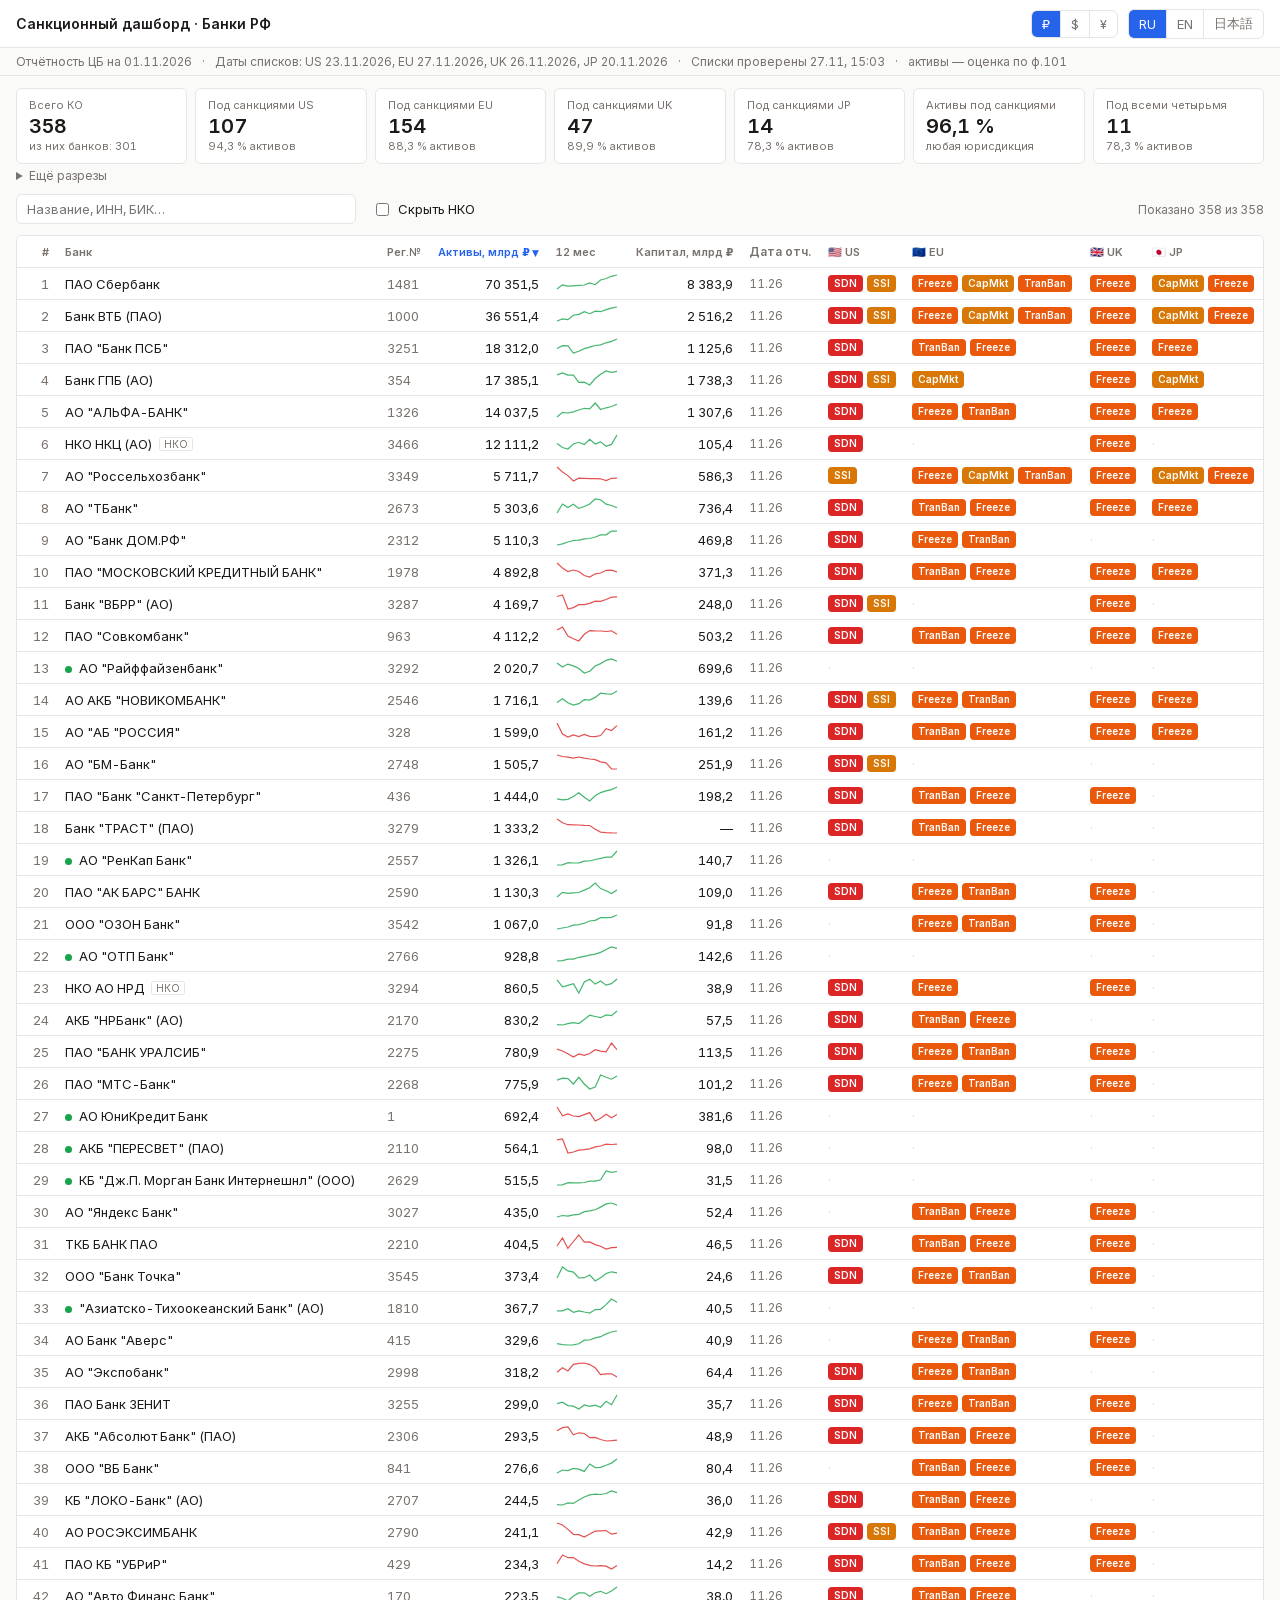
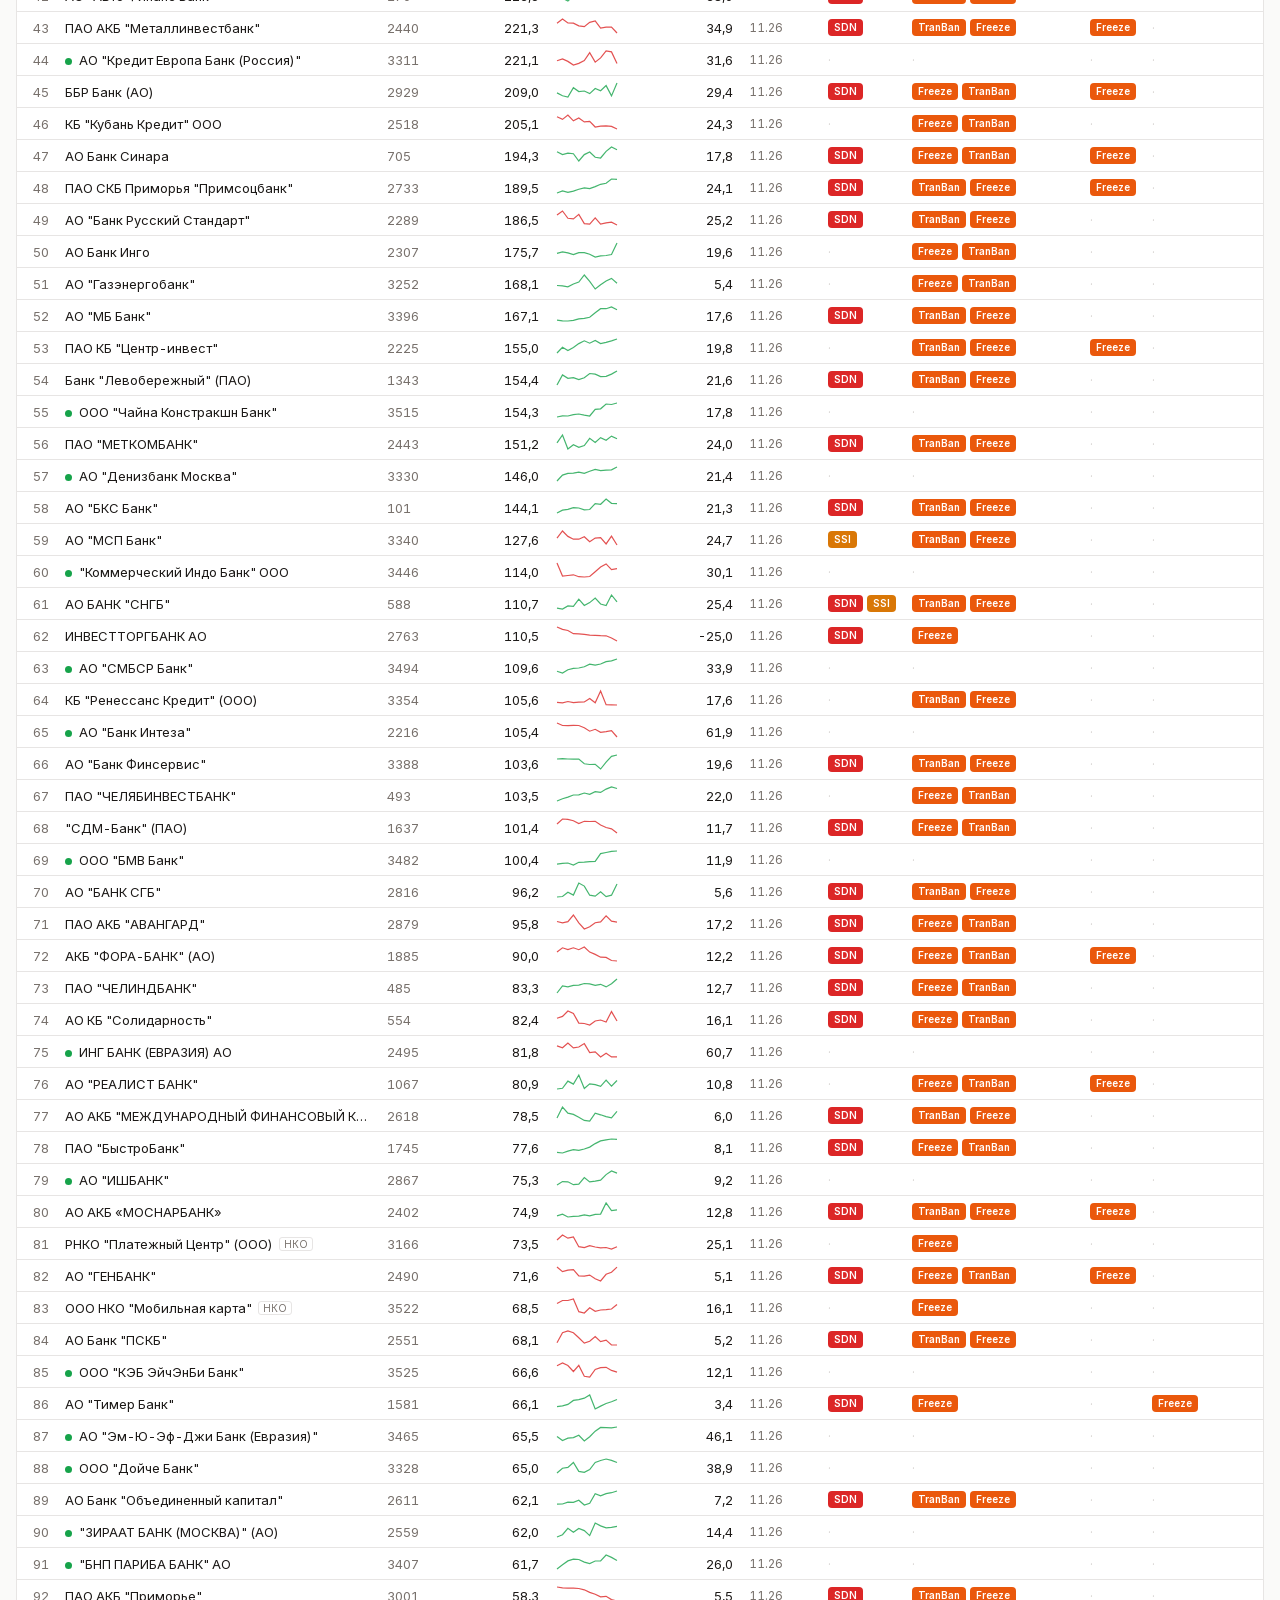
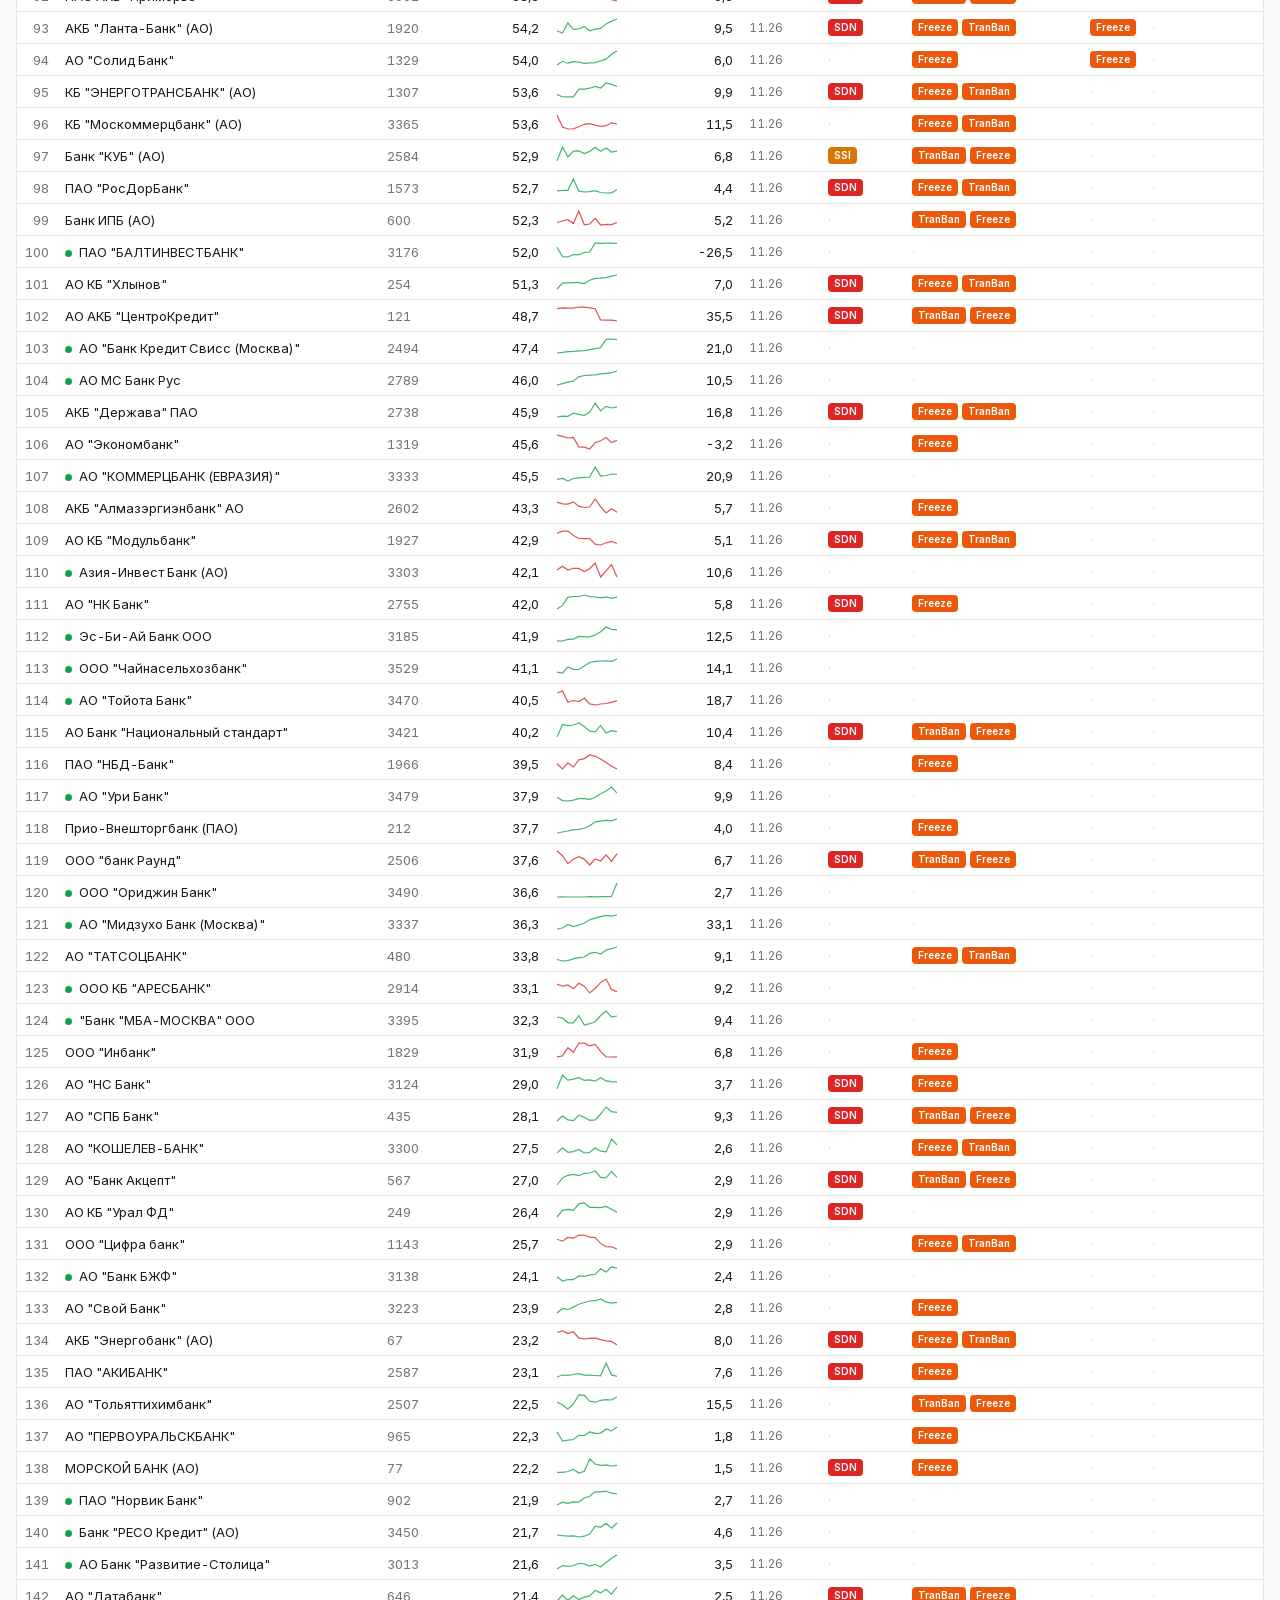
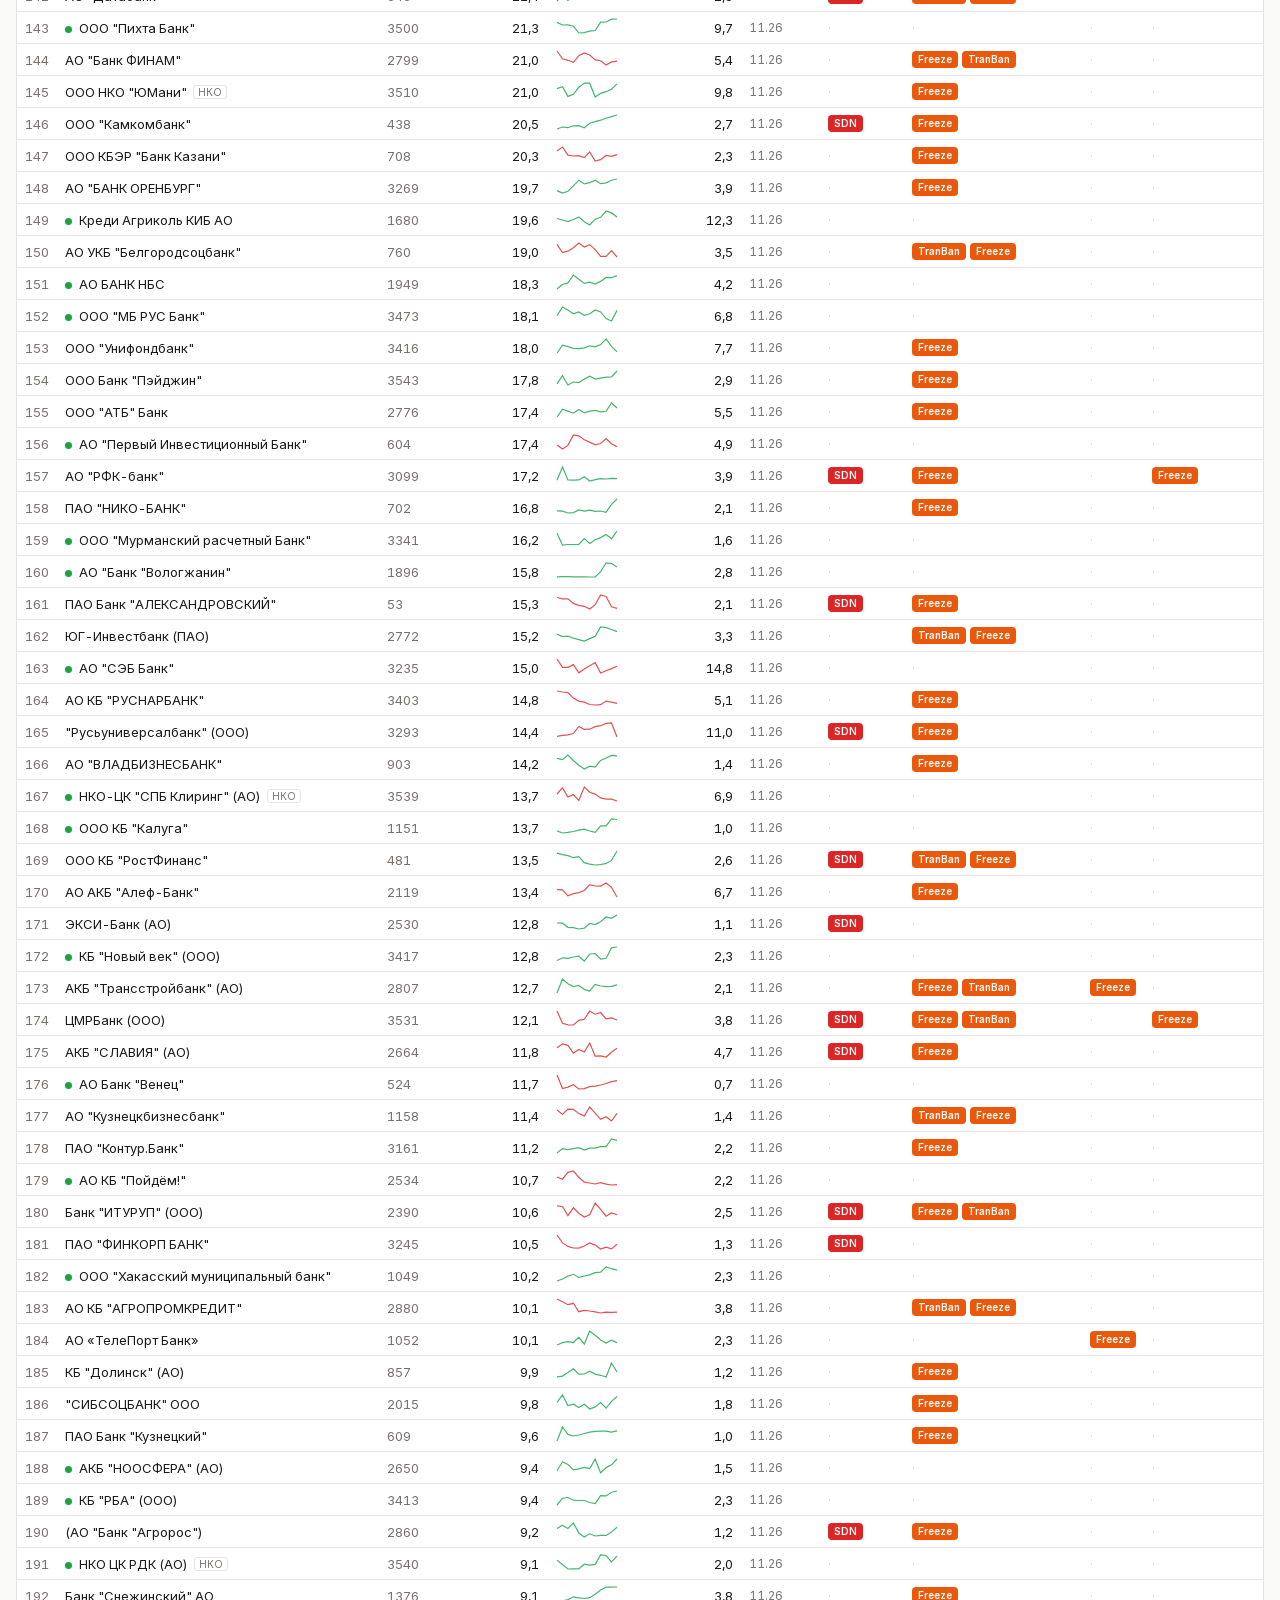
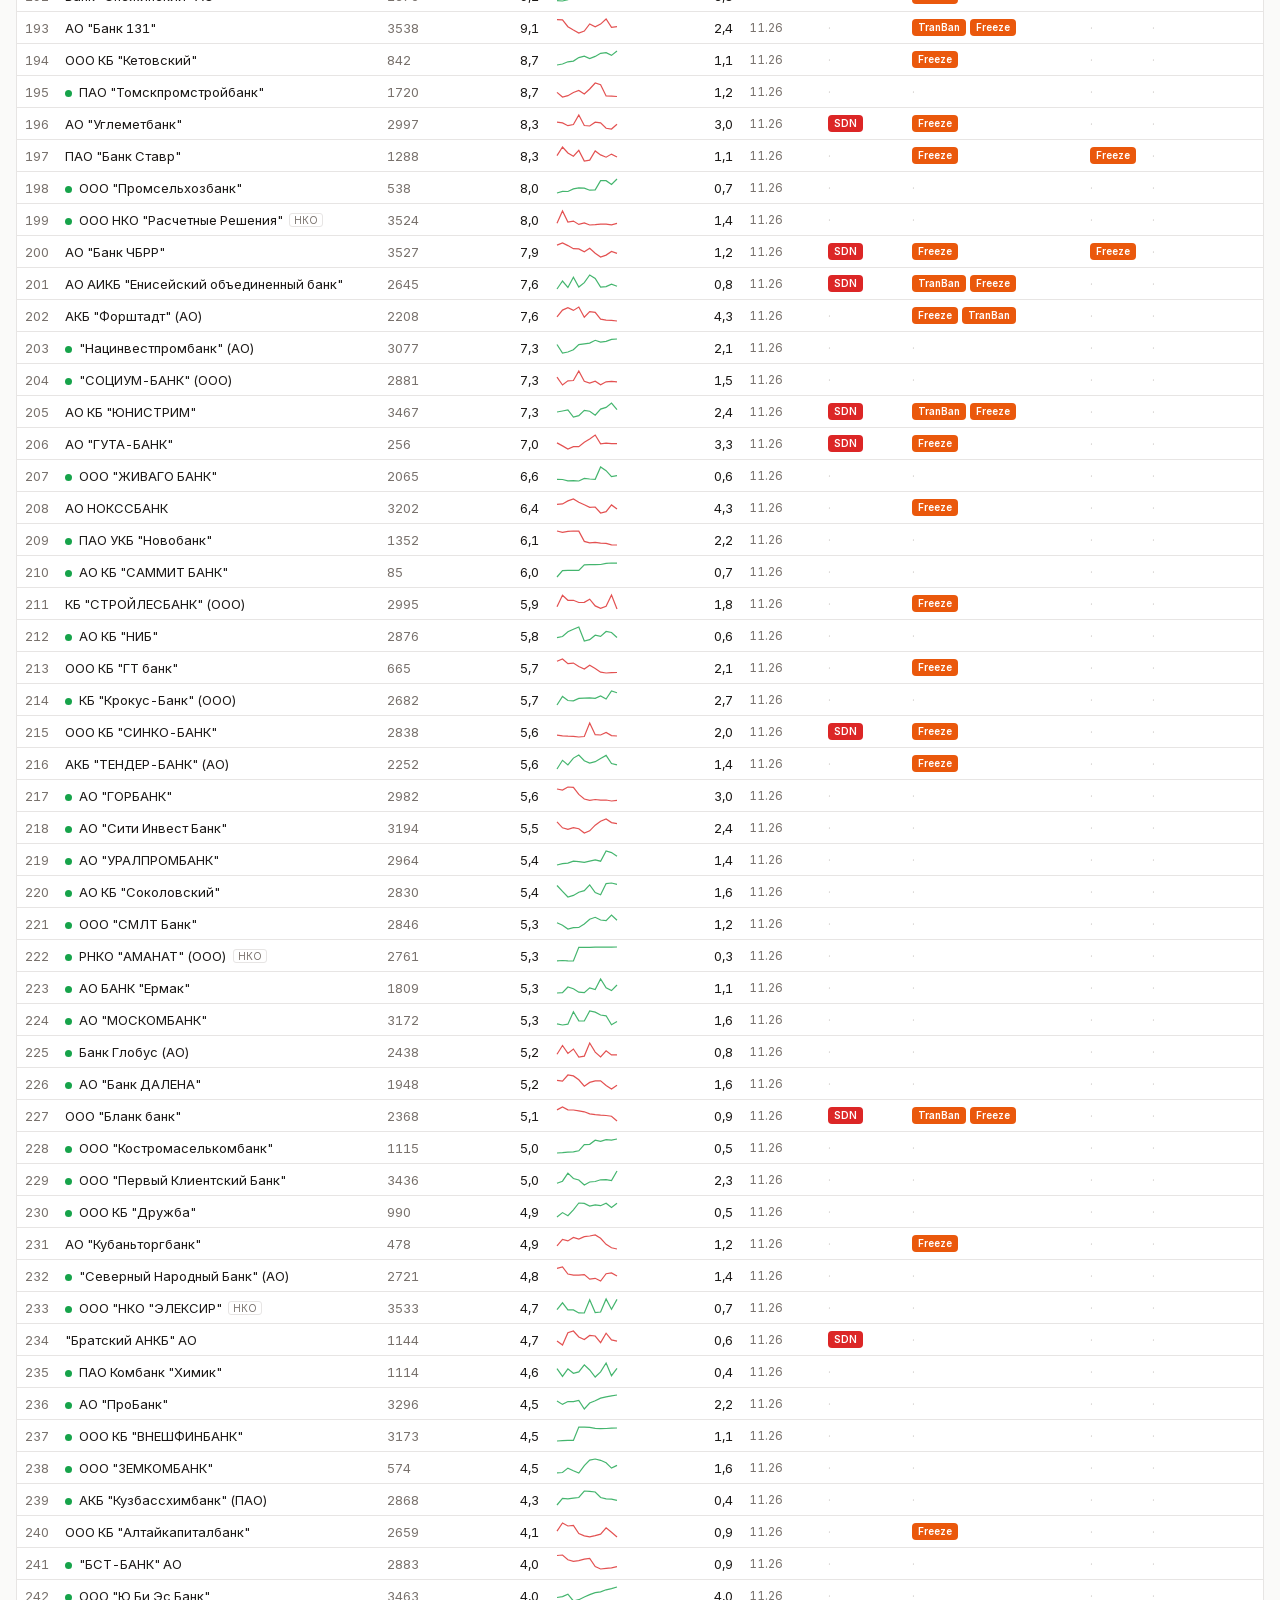
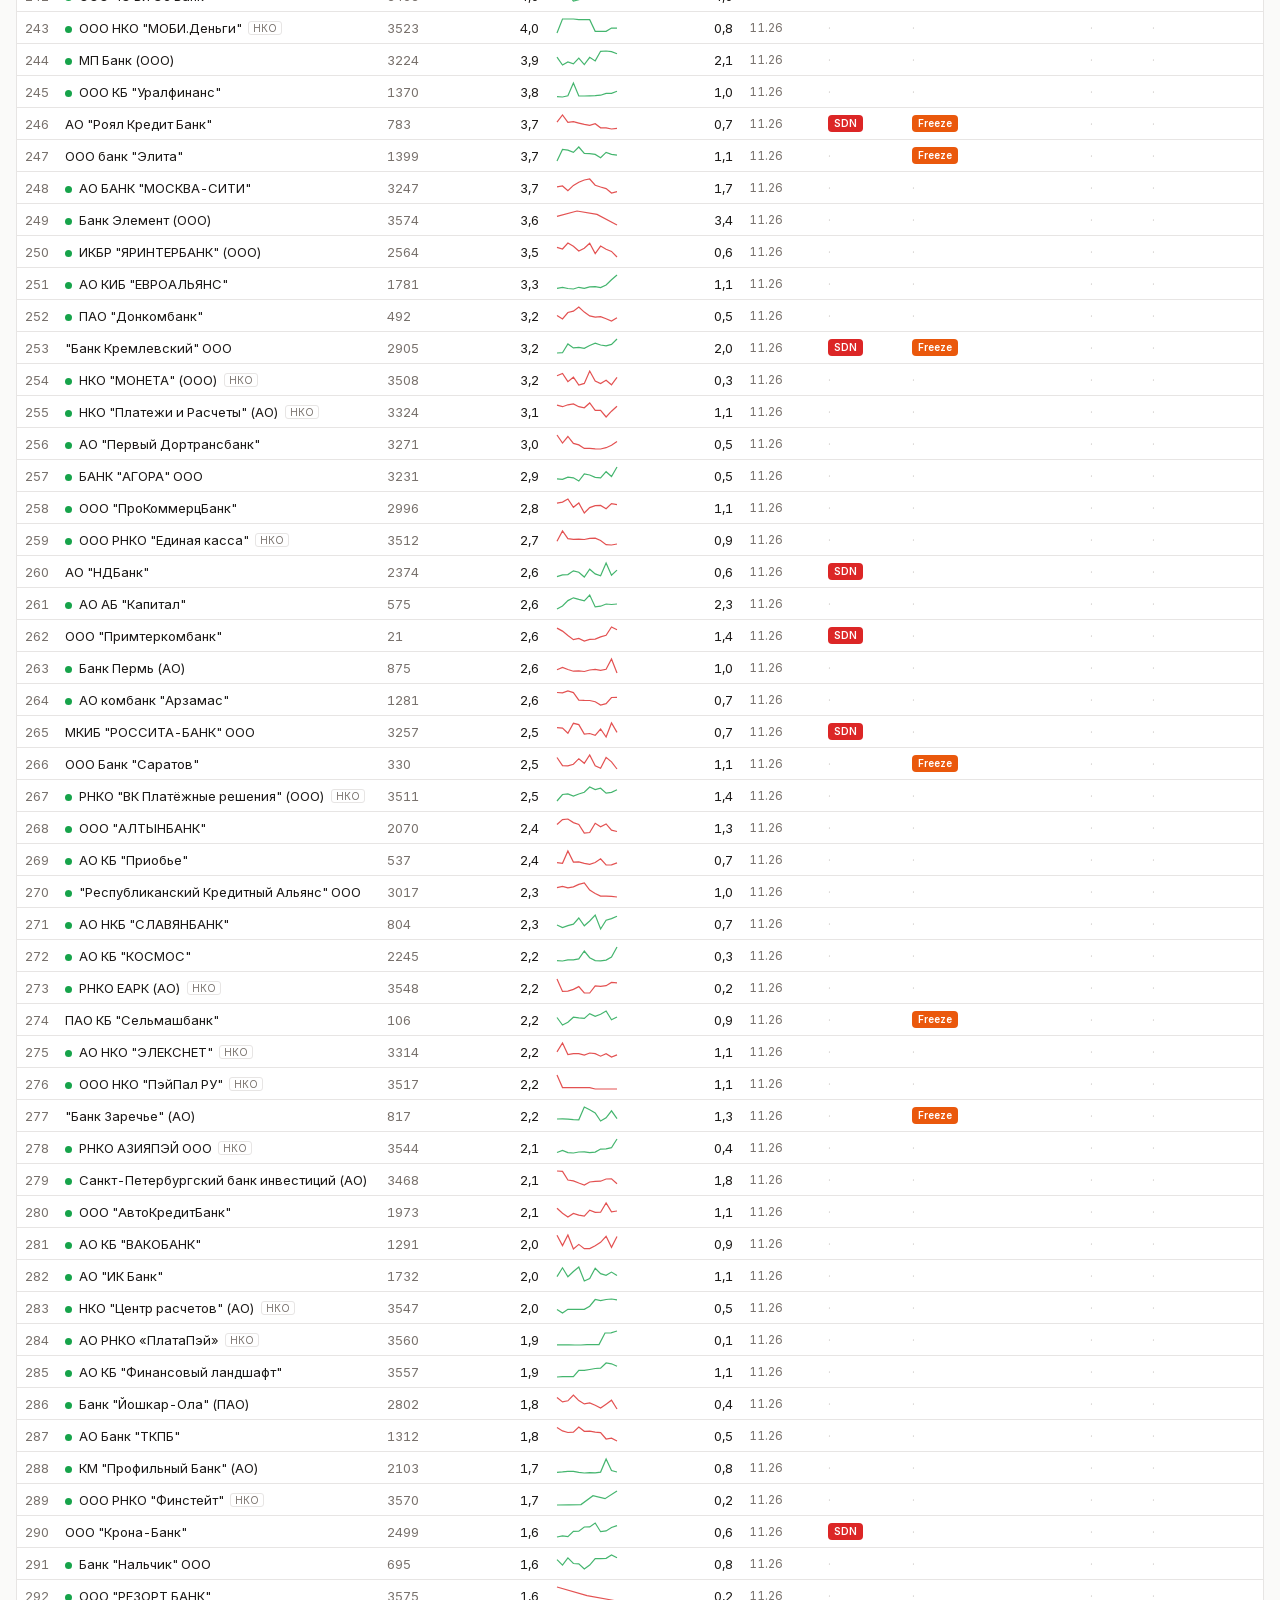
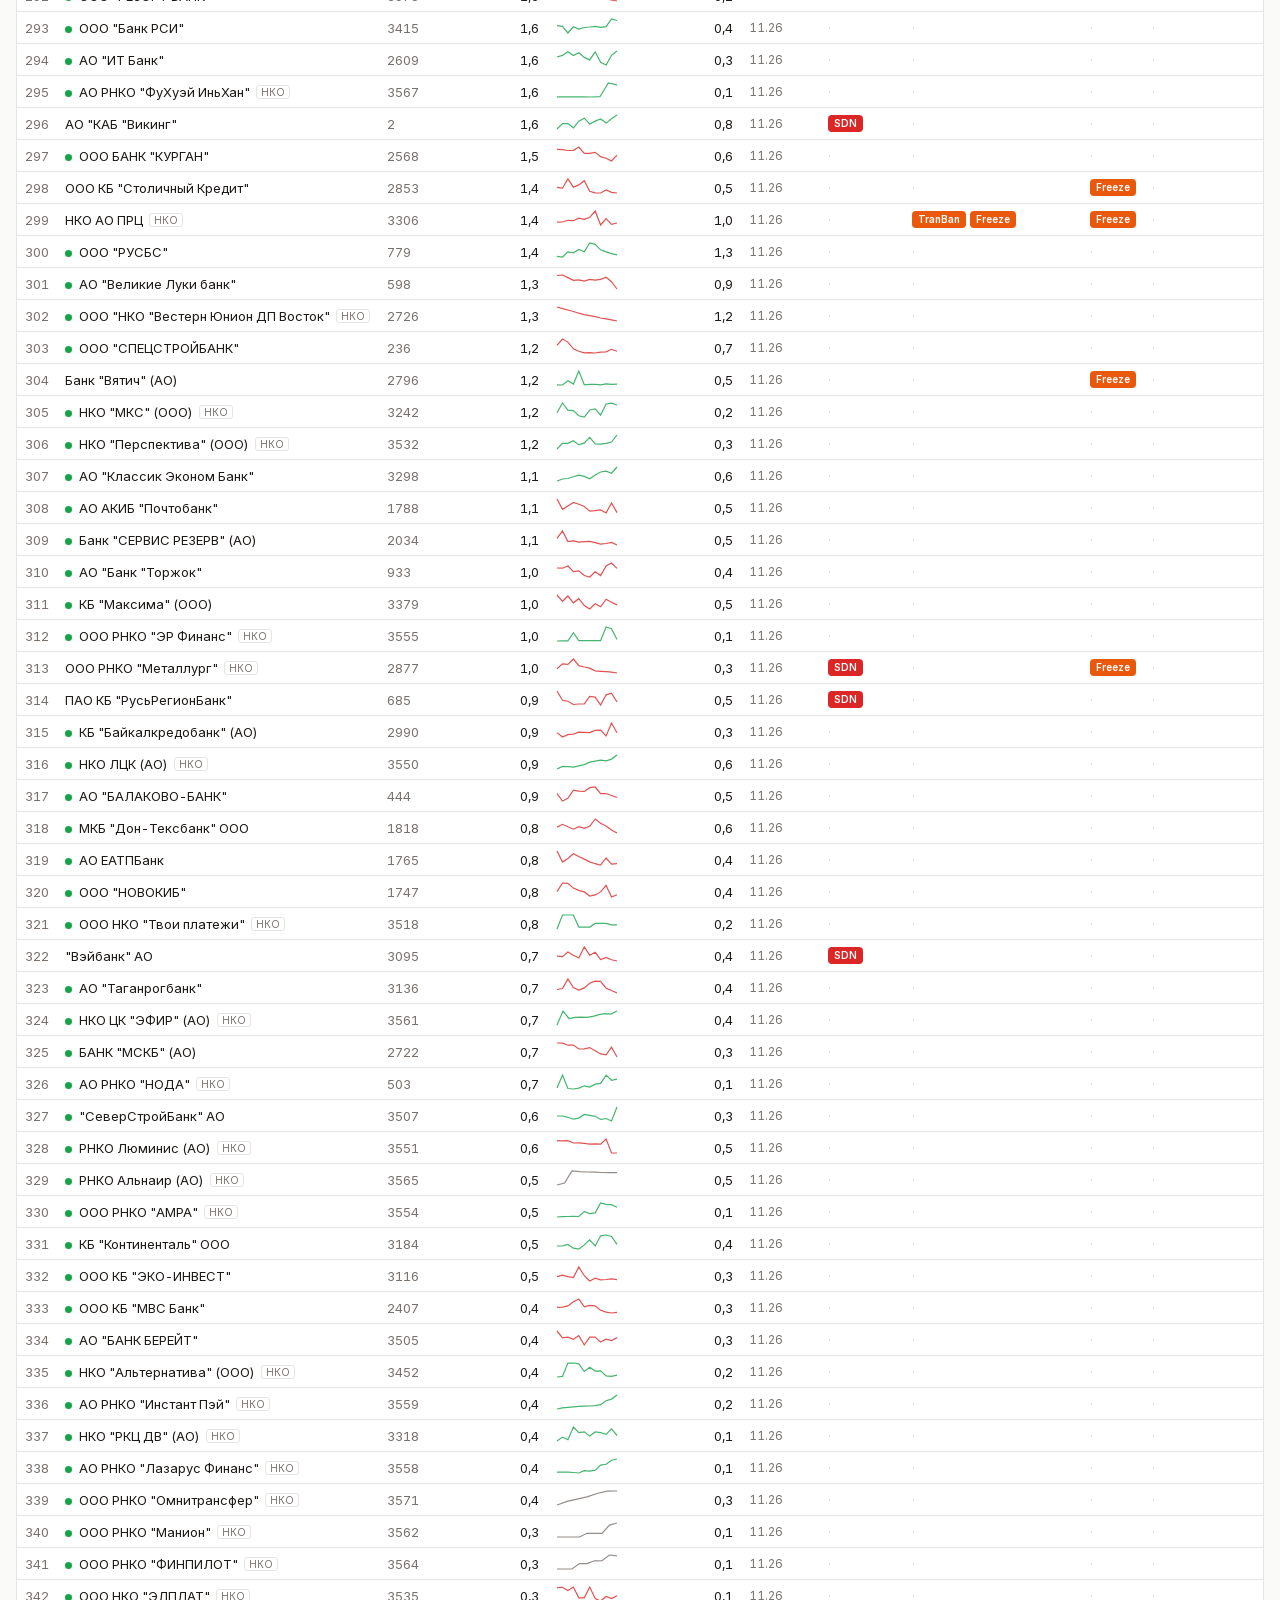
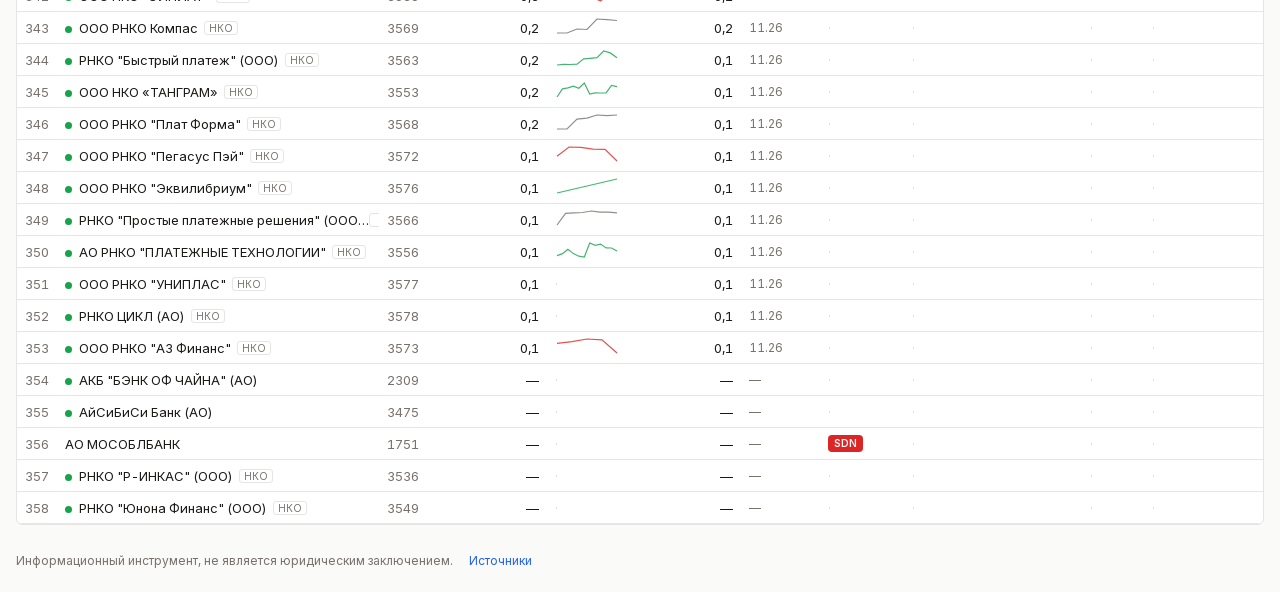
<file: index.html>
<!doctype html>
<html lang="ru">
<head>
  <meta charset="utf-8">
  <!-- CSP для зеркала на GitHub Pages (заголовков там не задать); на сервере — ещё и
       заголовок из app/main.py. frame-ancestors в meta не работает — только заголовком. -->
  <meta http-equiv="Content-Security-Policy" content="default-src 'self'; object-src 'none'; base-uri 'none'; form-action 'none'">
  <meta name="viewport" content="width=device-width, initial-scale=1">
  <meta name="robots" content="noindex, nofollow">
  <link rel="icon" href="./static/favicon.svg" type="image/svg+xml">
  <title>Санкционный дашборд · Банки РФ</title>
  <link rel="stylesheet" href="./static/styles.css">
</head>
<body>
  <header class="topbar">
    <div class="topbar-title" id="app-title">Санкционный дашборд · Банки РФ</div>
    <div class="topbar-controls">
      <div class="seg" id="currency-seg" role="group">
        <button data-cur="RUB">₽</button>
        <button data-cur="USD">$</button>
        <button data-cur="JPY">¥</button>
      </div>
      <div class="seg" id="lang-seg" role="group">
        <button data-lang="ru">RU</button>
        <button data-lang="en">EN</button>
        <button data-lang="ja">日本語</button>
      </div>
      <a class="tg-btn" id="tg-btn" target="_blank" rel="noopener" hidden>
        <svg width="14" height="14" viewBox="0 0 24 24" fill="currentColor" aria-hidden="true"><path d="M9.04 15.51 8.9 19.4c.4 0 .58-.17.79-.38l1.9-1.82 3.94 2.88c.72.4 1.24.19 1.43-.66l2.6-12.2c.23-1.05-.38-1.46-1.09-1.2L3.2 11.53c-1.04.4-1.02.98-.18 1.24l3.9 1.22 9.05-5.7c.43-.28.82-.13.5.15l-7.43 7.07Z"/></svg>
        <span id="tg-btn-text"></span>
      </a>
    </div>
  </header>

  <div class="statusline" id="statusline"></div>

  <main class="wrap">
    <div class="cards" id="cards"></div>
    <details class="more-views" id="more-views">
      <summary id="more-summary"></summary>
      <div class="chips" id="more-chips"></div>
    </details>

    <div class="controls">
      <input class="search" id="search" type="search" autocomplete="off">
      <label class="hide-nko"><input type="checkbox" id="hide-nko"><span id="hide-nko-label"></span></label>
      <span class="counter" id="counter"></span>
    </div>

    <div class="table-wrap">
      <table id="table">
        <thead><tr id="thead-row"></tr></thead>
        <tbody id="tbody"></tbody>
      </table>
    </div>
  </main>

  <footer class="footer">
    <span id="disclaimer"></span>
    <a href="./sources.html" target="_blank" id="sources-link"></a>
  </footer>

  <div class="tooltip" id="tooltip" hidden></div>
  <script type="module" src="./static/app.js"></script>
</body>
</html>
</file>
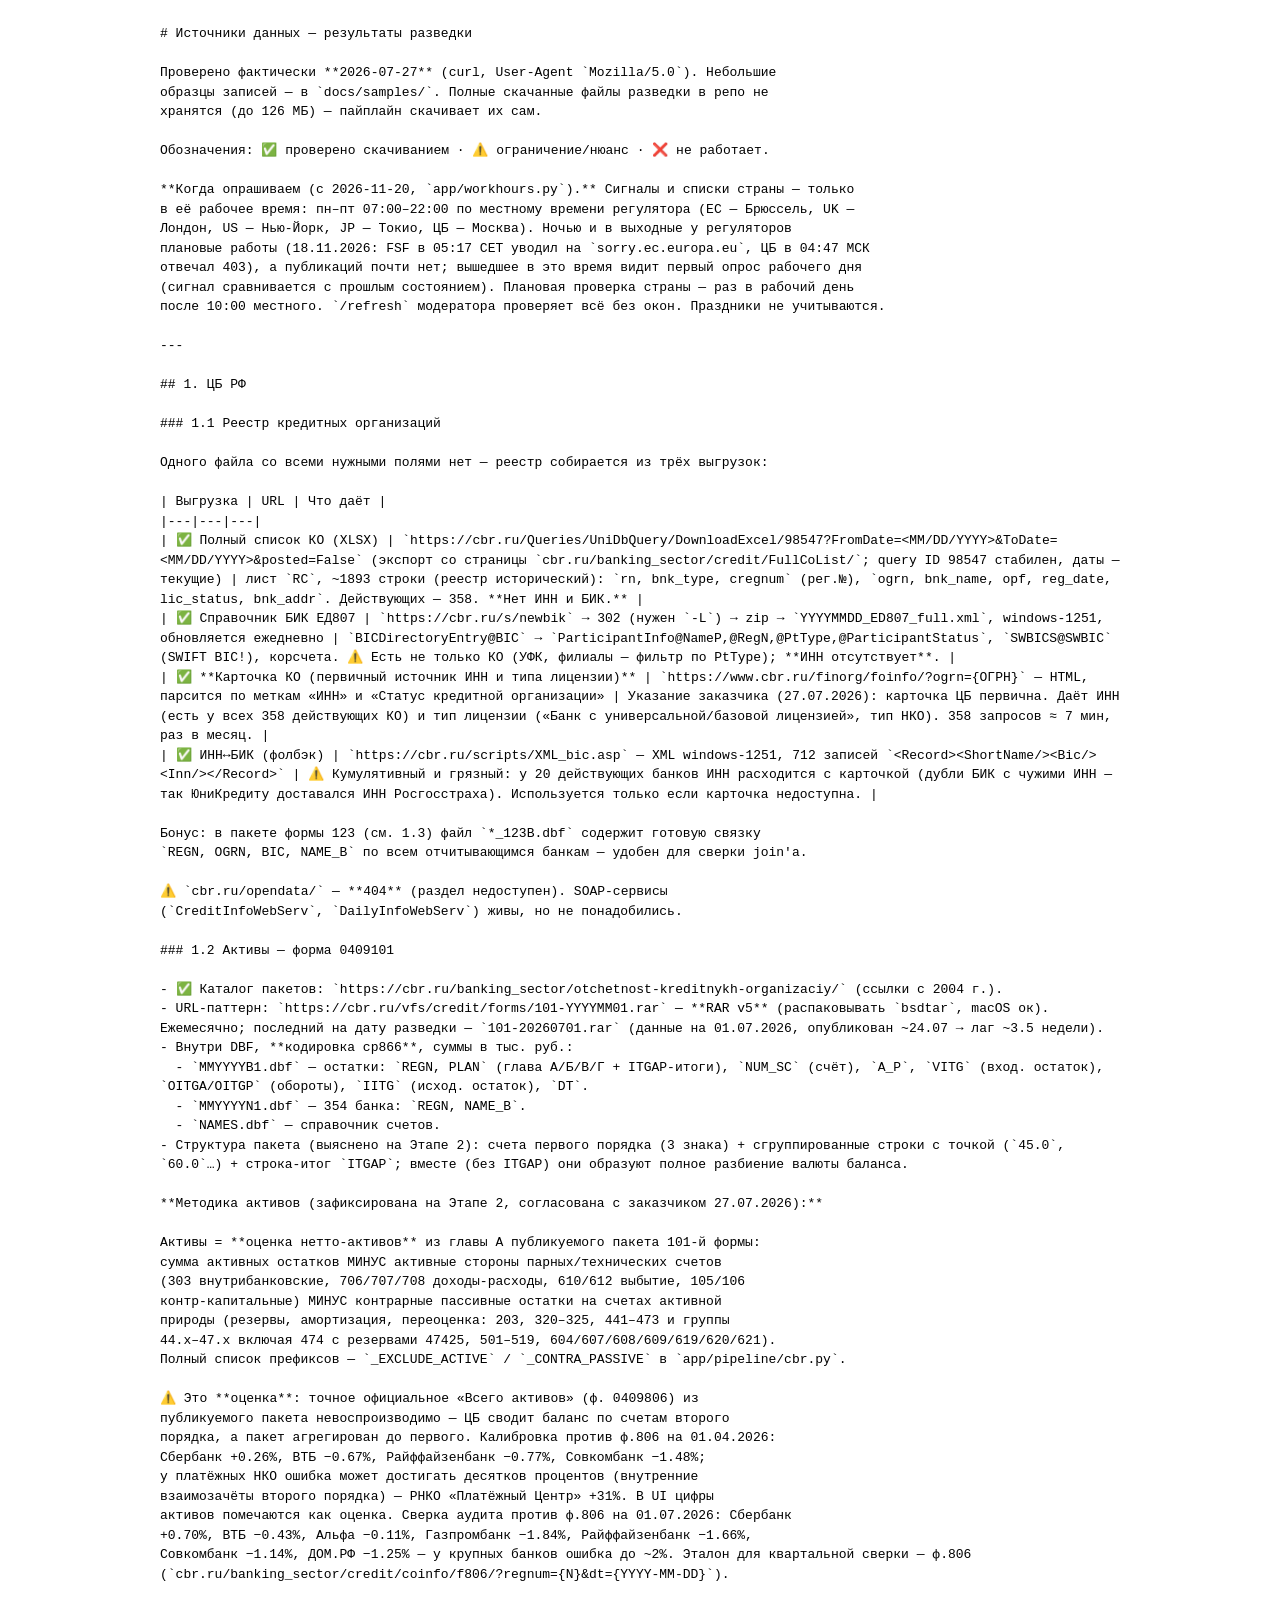
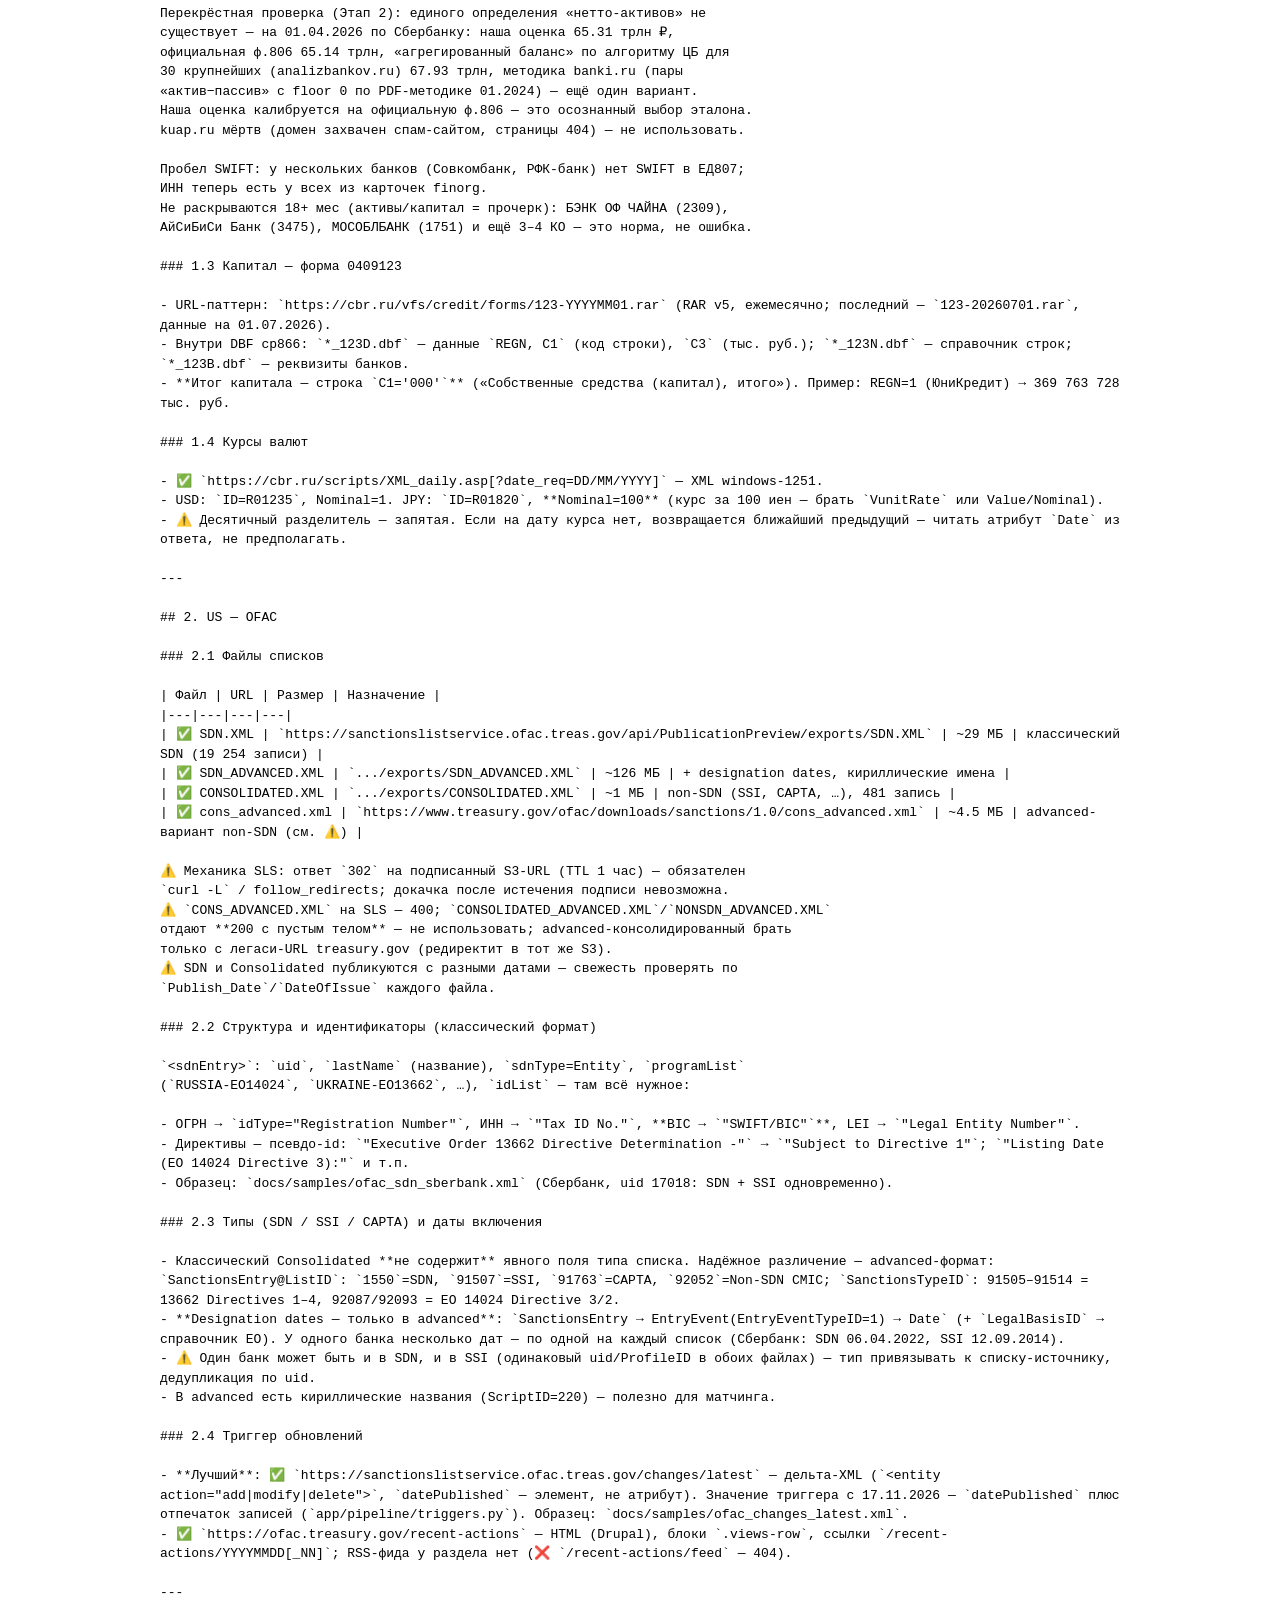
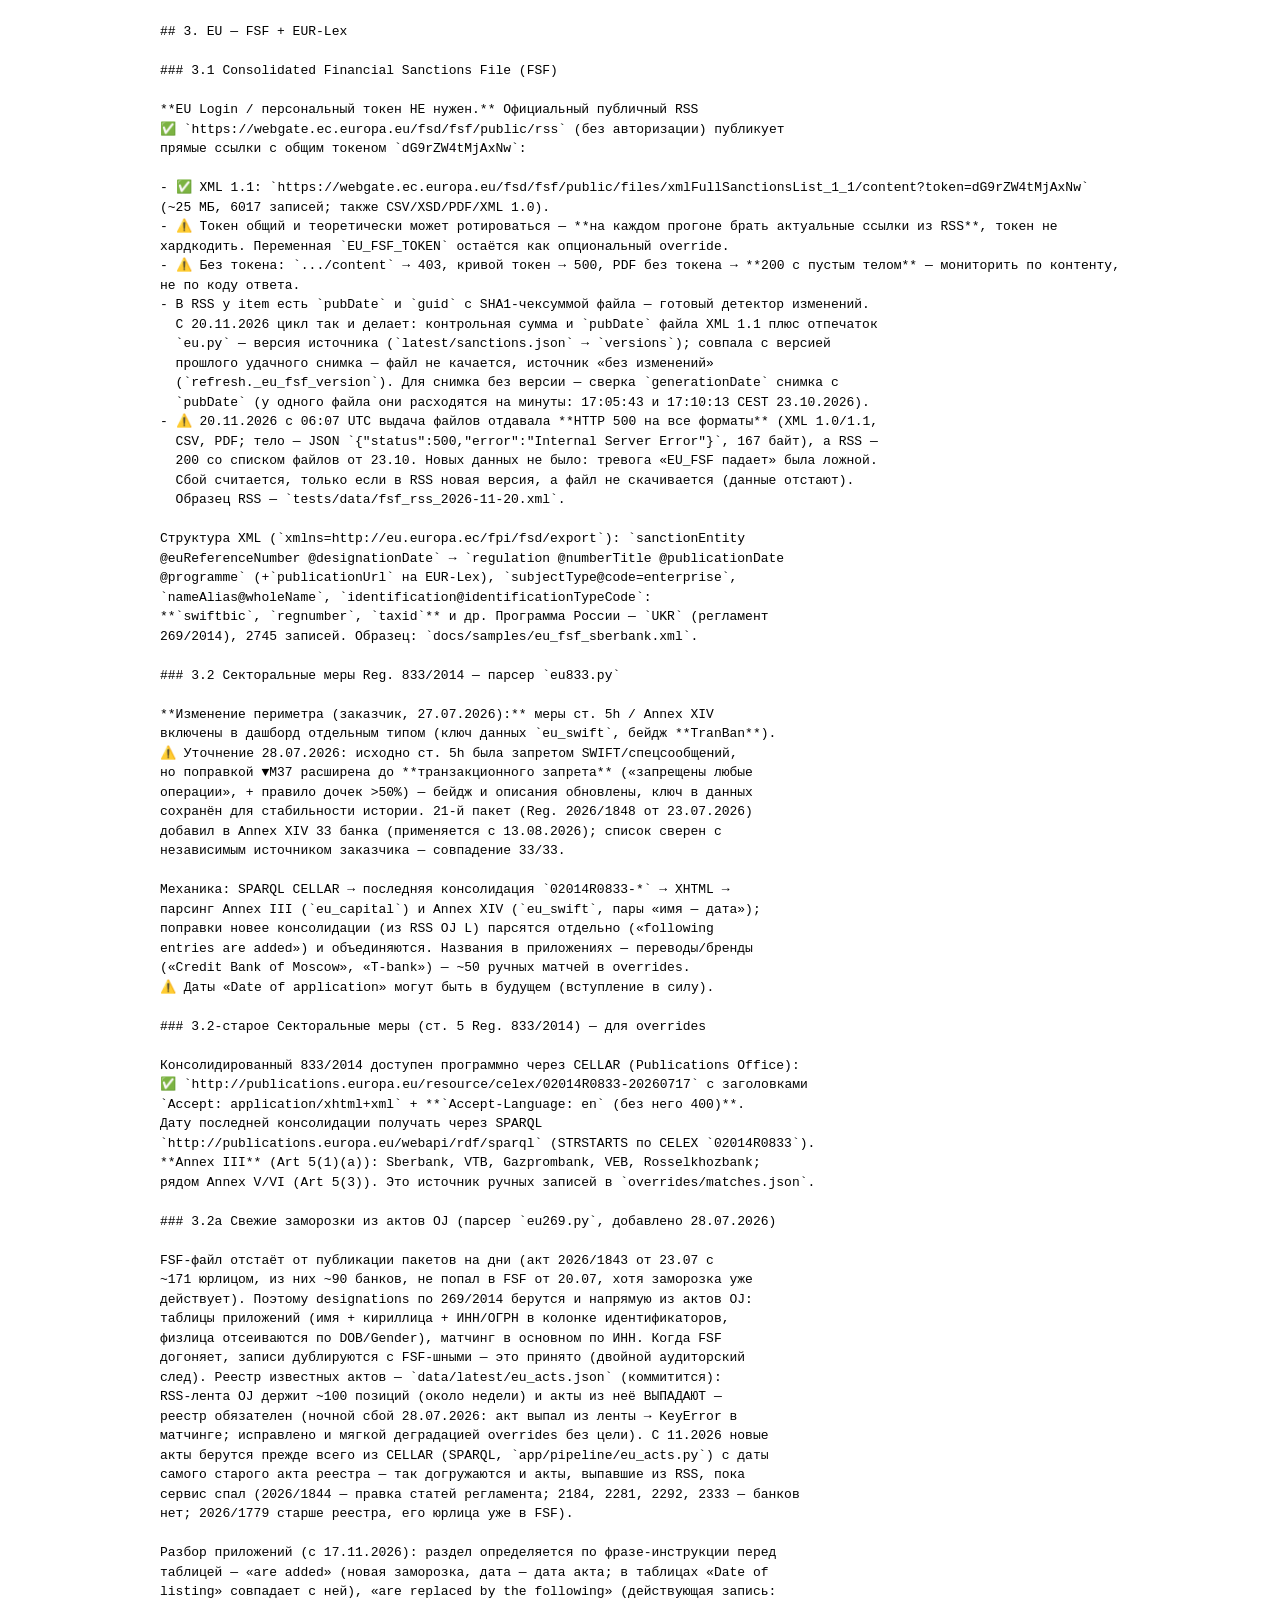
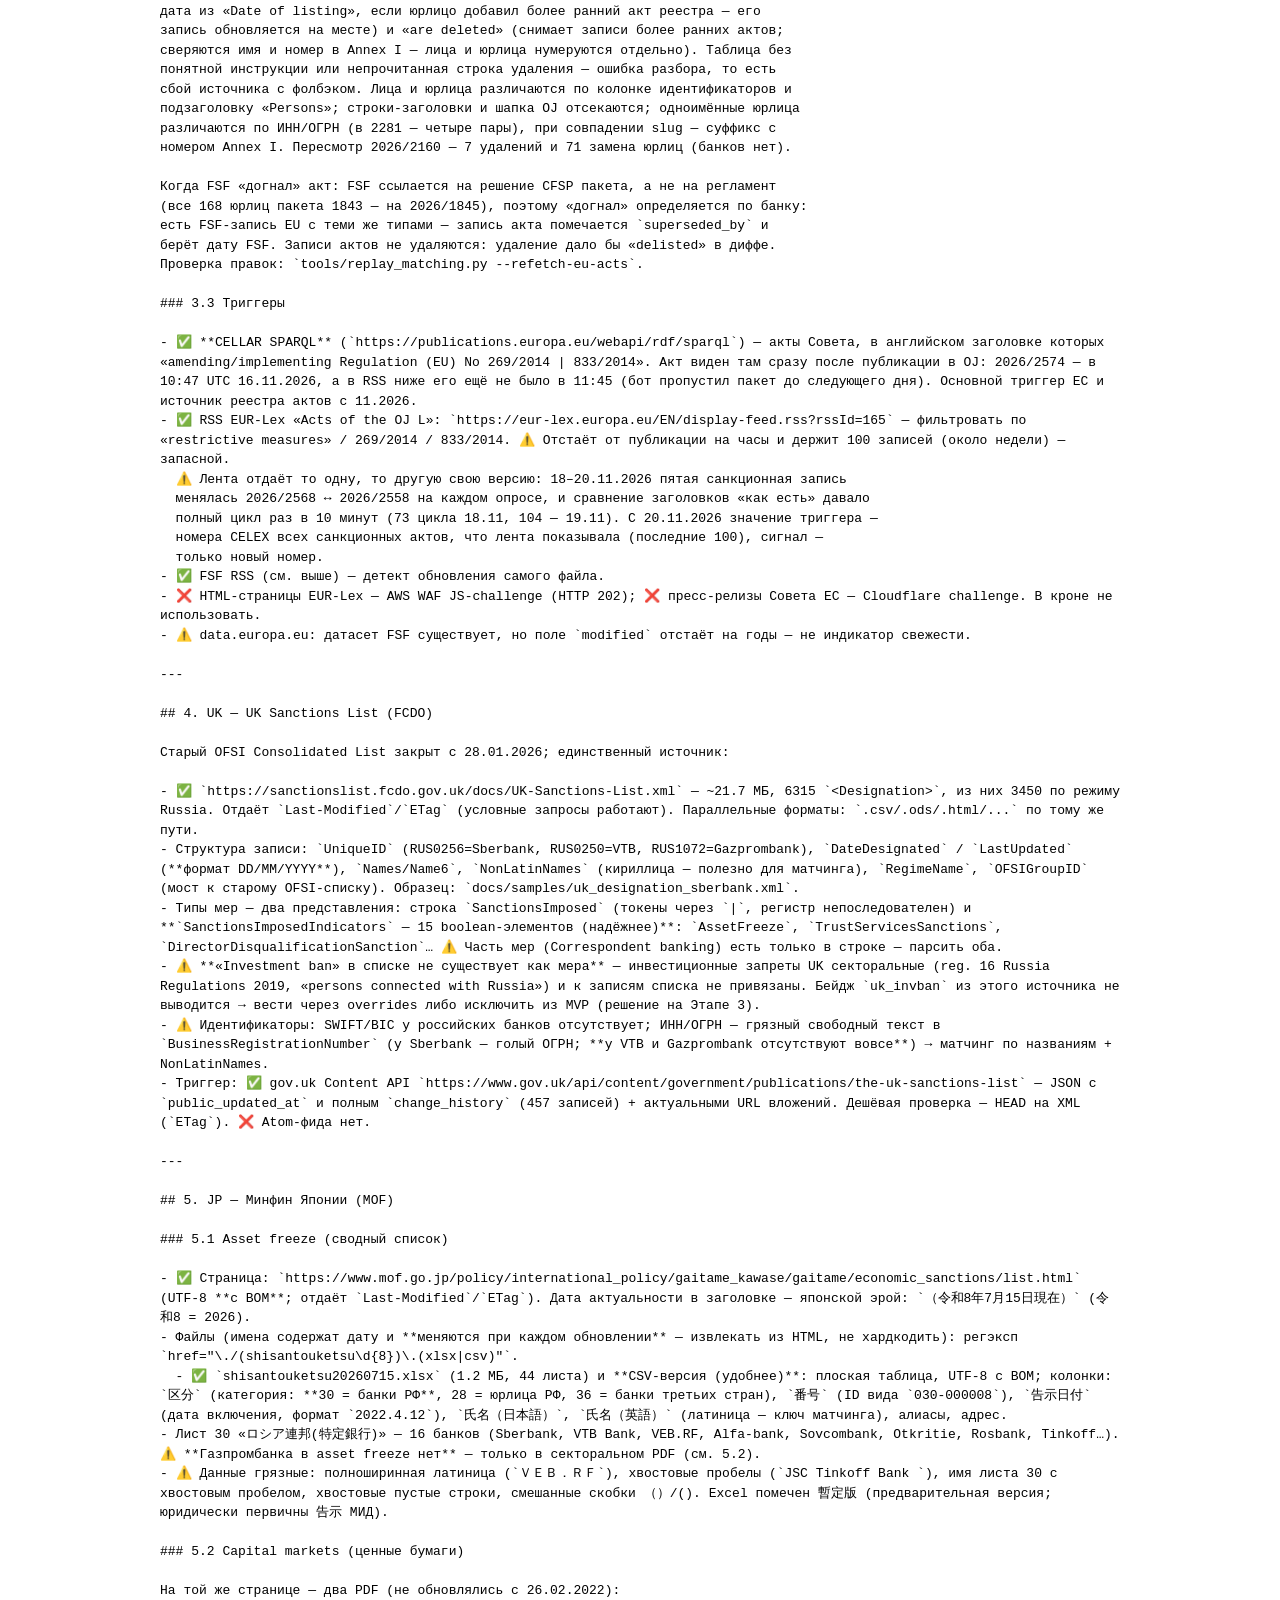
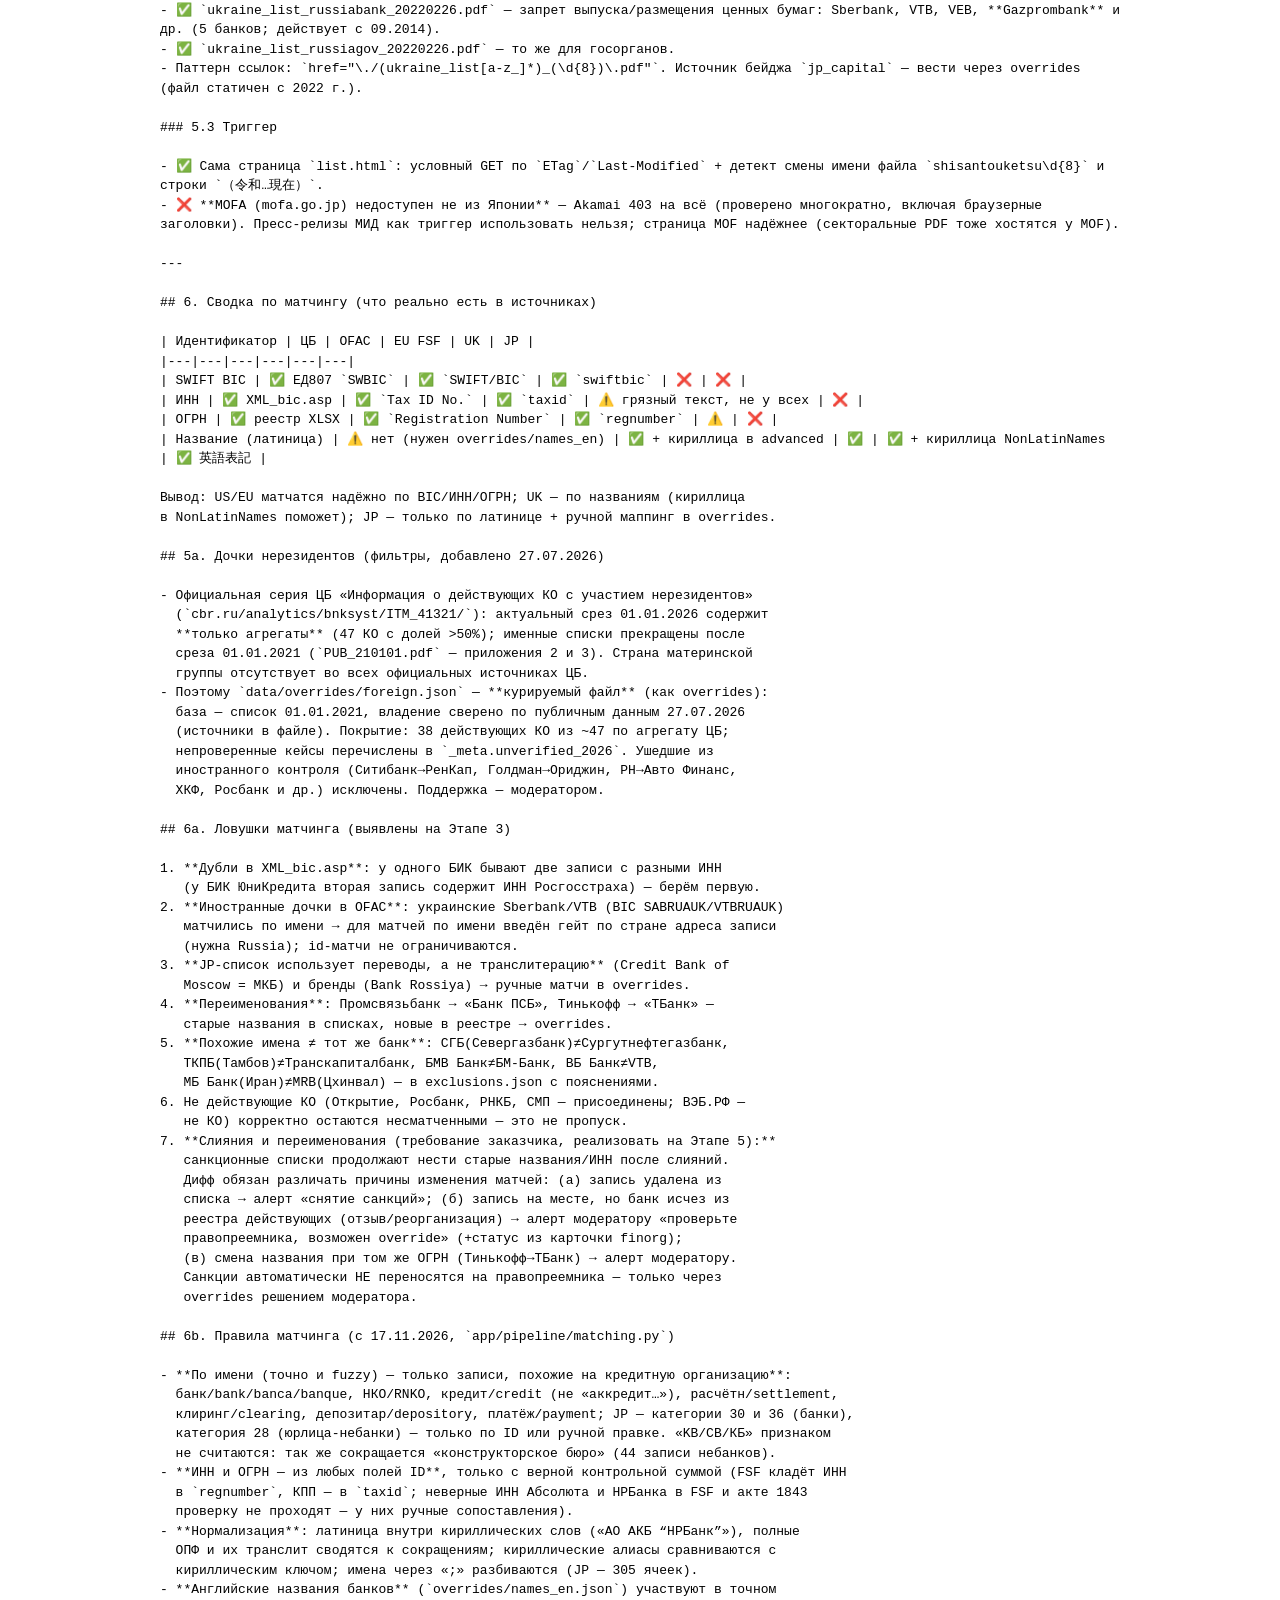
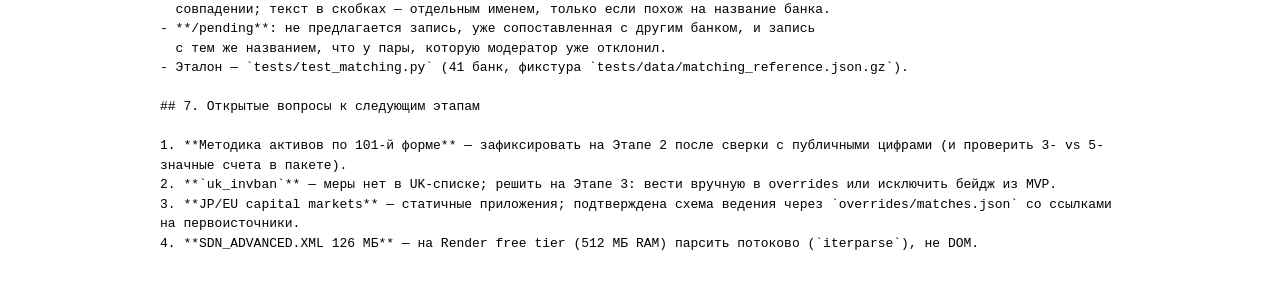
<file: sources.html>
<!doctype html><html><head><meta charset='utf-8'><meta name='robots' content='noindex, nofollow'><title>Источники</title></head><body><pre style='max-width:960px;margin:24px auto;white-space:pre-wrap;font:13px/1.5 ui-monospace,monospace'># Источники данных — результаты разведки

Проверено фактически **2026-07-27** (curl, User-Agent `Mozilla/5.0`). Небольшие
образцы записей — в `docs/samples/`. Полные скачанные файлы разведки в репо не
хранятся (до 126 МБ) — пайплайн скачивает их сам.

Обозначения: ✅ проверено скачиванием · ⚠️ ограничение/нюанс · ❌ не работает.

**Когда опрашиваем (с 2026-11-20, `app/workhours.py`).** Сигналы и списки страны — только
в её рабочее время: пн–пт 07:00–22:00 по местному времени регулятора (ЕС — Брюссель, UK —
Лондон, US — Нью-Йорк, JP — Токио, ЦБ — Москва). Ночью и в выходные у регуляторов
плановые работы (18.11.2026: FSF в 05:17 CET уводил на `sorry.ec.europa.eu`, ЦБ в 04:47 МСК
отвечал 403), а публикаций почти нет; вышедшее в это время видит первый опрос рабочего дня
(сигнал сравнивается с прошлым состоянием). Плановая проверка страны — раз в рабочий день
после 10:00 местного. `/refresh` модератора проверяет всё без окон. Праздники не учитываются.

---

## 1. ЦБ РФ

### 1.1 Реестр кредитных организаций

Одного файла со всеми нужными полями нет — реестр собирается из трёх выгрузок:

| Выгрузка | URL | Что даёт |
|---|---|---|
| ✅ Полный список КО (XLSX) | `https://cbr.ru/Queries/UniDbQuery/DownloadExcel/98547?FromDate=&lt;MM/DD/YYYY>&amp;ToDate=&lt;MM/DD/YYYY>&amp;posted=False` (экспорт со страницы `cbr.ru/banking_sector/credit/FullCoList/`; query ID 98547 стабилен, даты — текущие) | лист `RC`, ~1893 строки (реестр исторический): `rn, bnk_type, cregnum` (рег.№), `ogrn, bnk_name, opf, reg_date, lic_status, bnk_addr`. Действующих — 358. **Нет ИНН и БИК.** |
| ✅ Справочник БИК ЕД807 | `https://cbr.ru/s/newbik` → 302 (нужен `-L`) → zip → `YYYYMMDD_ED807_full.xml`, windows-1251, обновляется ежедневно | `BICDirectoryEntry@BIC` → `ParticipantInfo@NameP,@RegN,@PtType,@ParticipantStatus`, `SWBICS@SWBIC` (SWIFT BIC!), корсчета. ⚠️ Есть не только КО (УФК, филиалы — фильтр по PtType); **ИНН отсутствует**. |
| ✅ **Карточка КО (первичный источник ИНН и типа лицензии)** | `https://www.cbr.ru/finorg/foinfo/?ogrn={ОГРН}` — HTML, парсится по меткам «ИНН» и «Статус кредитной организации» | Указание заказчика (27.07.2026): карточка ЦБ первична. Даёт ИНН (есть у всех 358 действующих КО) и тип лицензии («Банк с универсальной/базовой лицензией», тип НКО). 358 запросов ≈ 7 мин, раз в месяц. |
| ✅ ИНН↔БИК (фолбэк) | `https://cbr.ru/scripts/XML_bic.asp` — XML windows-1251, 712 записей `&lt;Record>&lt;ShortName/>&lt;Bic/>&lt;Inn/>&lt;/Record>` | ⚠️ Кумулятивный и грязный: у 20 действующих банков ИНН расходится с карточкой (дубли БИК с чужими ИНН — так ЮниКредиту доставался ИНН Росгосстраха). Используется только если карточка недоступна. |

Бонус: в пакете формы 123 (см. 1.3) файл `*_123B.dbf` содержит готовую связку
`REGN, OGRN, BIC, NAME_B` по всем отчитывающимся банкам — удобен для сверки join'а.

⚠️ `cbr.ru/opendata/` — **404** (раздел недоступен). SOAP-сервисы
(`CreditInfoWebServ`, `DailyInfoWebServ`) живы, но не понадобились.

### 1.2 Активы — форма 0409101

- ✅ Каталог пакетов: `https://cbr.ru/banking_sector/otchetnost-kreditnykh-organizaciy/` (ссылки с 2004 г.).
- URL-паттерн: `https://cbr.ru/vfs/credit/forms/101-YYYYMM01.rar` — **RAR v5** (распаковывать `bsdtar`, macOS ок). Ежемесячно; последний на дату разведки — `101-20260701.rar` (данные на 01.07.2026, опубликован ~24.07 → лаг ~3.5 недели).
- Внутри DBF, **кодировка cp866**, суммы в тыс. руб.:
  - `MMYYYYB1.dbf` — остатки: `REGN, PLAN` (глава А/Б/В/Г + ITGAP-итоги), `NUM_SC` (счёт), `A_P`, `VITG` (вход. остаток), `OITGA/OITGP` (обороты), `IITG` (исход. остаток), `DT`.
  - `MMYYYYN1.dbf` — 354 банка: `REGN, NAME_B`.
  - `NAMES.dbf` — справочник счетов.
- Структура пакета (выяснено на Этапе 2): счета первого порядка (3 знака) + сгруппированные строки с точкой (`45.0`, `60.0`…) + строка-итог `ITGAP`; вместе (без ITGAP) они образуют полное разбиение валюты баланса.

**Методика активов (зафиксирована на Этапе 2, согласована с заказчиком 27.07.2026):**

Активы = **оценка нетто-активов** из главы А публикуемого пакета 101-й формы:
сумма активных остатков МИНУС активные стороны парных/технических счетов
(303 внутрибанковские, 706/707/708 доходы-расходы, 610/612 выбытие, 105/106
контр-капитальные) МИНУС контрарные пассивные остатки на счетах активной
природы (резервы, амортизация, переоценка: 203, 320–325, 441–473 и группы
44.x–47.x включая 474 с резервами 47425, 501–519, 604/607/608/609/619/620/621).
Полный список префиксов — `_EXCLUDE_ACTIVE` / `_CONTRA_PASSIVE` в `app/pipeline/cbr.py`.

⚠️ Это **оценка**: точное официальное «Всего активов» (ф. 0409806) из
публикуемого пакета невоспроизводимо — ЦБ сводит баланс по счетам второго
порядка, а пакет агрегирован до первого. Калибровка против ф.806 на 01.04.2026:
Сбербанк +0.26%, ВТБ −0.67%, Райффайзенбанк −0.77%, Совкомбанк −1.48%;
у платёжных НКО ошибка может достигать десятков процентов (внутренние
взаимозачёты второго порядка) — РНКО «Платёжный Центр» +31%. В UI цифры
активов помечаются как оценка. Сверка аудита против ф.806 на 01.07.2026: Сбербанк
+0.70%, ВТБ −0.43%, Альфа −0.11%, Газпромбанк −1.84%, Райффайзенбанк −1.66%,
Совкомбанк −1.14%, ДОМ.РФ −1.25% — у крупных банков ошибка до ~2%. Эталон для квартальной сверки — ф.806
(`cbr.ru/banking_sector/credit/coinfo/f806/?regnum={N}&amp;dt={YYYY-MM-DD}`).

Перекрёстная проверка (Этап 2): единого определения «нетто-активов» не
существует — на 01.04.2026 по Сбербанку: наша оценка 65.31 трлн ₽,
официальная ф.806 65.14 трлн, «агрегированный баланс» по алгоритму ЦБ для
30 крупнейших (analizbankov.ru) 67.93 трлн, методика banki.ru (пары
«актив−пассив» с floor 0 по PDF-методике 01.2024) — ещё один вариант.
Наша оценка калибруется на официальную ф.806 — это осознанный выбор эталона.
kuap.ru мёртв (домен захвачен спам-сайтом, страницы 404) — не использовать.

Пробел SWIFT: у нескольких банков (Совкомбанк, РФК-банк) нет SWIFT в ЕД807;
ИНН теперь есть у всех из карточек finorg.
Не раскрываются 18+ мес (активы/капитал = прочерк): БЭНК ОФ ЧАЙНА (2309),
АйСиБиСи Банк (3475), МОСОБЛБАНК (1751) и ещё 3–4 КО — это норма, не ошибка.

### 1.3 Капитал — форма 0409123

- URL-паттерн: `https://cbr.ru/vfs/credit/forms/123-YYYYMM01.rar` (RAR v5, ежемесячно; последний — `123-20260701.rar`, данные на 01.07.2026).
- Внутри DBF cp866: `*_123D.dbf` — данные `REGN, C1` (код строки), `C3` (тыс. руб.); `*_123N.dbf` — справочник строк; `*_123B.dbf` — реквизиты банков.
- **Итог капитала — строка `C1='000'`** («Собственные средства (капитал), итого»). Пример: REGN=1 (ЮниКредит) → 369 763 728 тыс. руб.

### 1.4 Курсы валют

- ✅ `https://cbr.ru/scripts/XML_daily.asp[?date_req=DD/MM/YYYY]` — XML windows-1251.
- USD: `ID=R01235`, Nominal=1. JPY: `ID=R01820`, **Nominal=100** (курс за 100 иен — брать `VunitRate` или Value/Nominal).
- ⚠️ Десятичный разделитель — запятая. Если на дату курса нет, возвращается ближайший предыдущий — читать атрибут `Date` из ответа, не предполагать.

---

## 2. US — OFAC

### 2.1 Файлы списков

| Файл | URL | Размер | Назначение |
|---|---|---|---|
| ✅ SDN.XML | `https://sanctionslistservice.ofac.treas.gov/api/PublicationPreview/exports/SDN.XML` | ~29 МБ | классический SDN (19 254 записи) |
| ✅ SDN_ADVANCED.XML | `.../exports/SDN_ADVANCED.XML` | ~126 МБ | + designation dates, кириллические имена |
| ✅ CONSOLIDATED.XML | `.../exports/CONSOLIDATED.XML` | ~1 МБ | non-SDN (SSI, CAPTA, …), 481 запись |
| ✅ cons_advanced.xml | `https://www.treasury.gov/ofac/downloads/sanctions/1.0/cons_advanced.xml` | ~4.5 МБ | advanced-вариант non-SDN (см. ⚠️) |

⚠️ Механика SLS: ответ `302` на подписанный S3-URL (TTL 1 час) — обязателен
`curl -L` / follow_redirects; докачка после истечения подписи невозможна.
⚠️ `CONS_ADVANCED.XML` на SLS — 400; `CONSOLIDATED_ADVANCED.XML`/`NONSDN_ADVANCED.XML`
отдают **200 с пустым телом** — не использовать; advanced-консолидированный брать
только с легаси-URL treasury.gov (редиректит в тот же S3).
⚠️ SDN и Consolidated публикуются с разными датами — свежесть проверять по
`Publish_Date`/`DateOfIssue` каждого файла.

### 2.2 Структура и идентификаторы (классический формат)

`&lt;sdnEntry>`: `uid`, `lastName` (название), `sdnType=Entity`, `programList`
(`RUSSIA-EO14024`, `UKRAINE-EO13662`, …), `idList` — там всё нужное:

- ОГРН → `idType="Registration Number"`, ИНН → `"Tax ID No."`, **BIC → `"SWIFT/BIC"`**, LEI → `"Legal Entity Number"`.
- Директивы — псевдо-id: `"Executive Order 13662 Directive Determination -"` → `"Subject to Directive 1"`; `"Listing Date (EO 14024 Directive 3):"` и т.п.
- Образец: `docs/samples/ofac_sdn_sberbank.xml` (Сбербанк, uid 17018: SDN + SSI одновременно).

### 2.3 Типы (SDN / SSI / CAPTA) и даты включения

- Классический Consolidated **не содержит** явного поля типа списка. Надёжное различение — advanced-формат: `SanctionsEntry@ListID`: `1550`=SDN, `91507`=SSI, `91763`=CAPTA, `92052`=Non-SDN CMIC; `SanctionsTypeID`: 91505–91514 = 13662 Directives 1–4, 92087/92093 = EO 14024 Directive 3/2.
- **Designation dates — только в advanced**: `SanctionsEntry → EntryEvent(EntryEventTypeID=1) → Date` (+ `LegalBasisID` → справочник EO). У одного банка несколько дат — по одной на каждый список (Сбербанк: SDN 06.04.2022, SSI 12.09.2014).
- ⚠️ Один банк может быть и в SDN, и в SSI (одинаковый uid/ProfileID в обоих файлах) — тип привязывать к списку-источнику, дедупликация по uid.
- В advanced есть кириллические названия (ScriptID=220) — полезно для матчинга.

### 2.4 Триггер обновлений

- **Лучший**: ✅ `https://sanctionslistservice.ofac.treas.gov/changes/latest` — дельта-XML (`&lt;entity action="add|modify|delete">`, `datePublished` — элемент, не атрибут). Значение триггера с 17.11.2026 — `datePublished` плюс отпечаток записей (`app/pipeline/triggers.py`). Образец: `docs/samples/ofac_changes_latest.xml`.
- ✅ `https://ofac.treasury.gov/recent-actions` — HTML (Drupal), блоки `.views-row`, ссылки `/recent-actions/YYYYMMDD[_NN]`; RSS-фида у раздела нет (❌ `/recent-actions/feed` — 404).

---

## 3. EU — FSF + EUR-Lex

### 3.1 Consolidated Financial Sanctions File (FSF)

**EU Login / персональный токен НЕ нужен.** Официальный публичный RSS
✅ `https://webgate.ec.europa.eu/fsd/fsf/public/rss` (без авторизации) публикует
прямые ссылки с общим токеном `dG9rZW4tMjAxNw`:

- ✅ XML 1.1: `https://webgate.ec.europa.eu/fsd/fsf/public/files/xmlFullSanctionsList_1_1/content?token=dG9rZW4tMjAxNw` (~25 МБ, 6017 записей; также CSV/XSD/PDF/XML 1.0).
- ⚠️ Токен общий и теоретически может ротироваться — **на каждом прогоне брать актуальные ссылки из RSS**, токен не хардкодить. Переменная `EU_FSF_TOKEN` остаётся как опциональный override.
- ⚠️ Без токена: `.../content` → 403, кривой токен → 500, PDF без токена → **200 с пустым телом** — мониторить по контенту, не по коду ответа.
- В RSS у item есть `pubDate` и `guid` с SHA1-чексуммой файла — готовый детектор изменений.
  С 20.11.2026 цикл так и делает: контрольная сумма и `pubDate` файла XML 1.1 плюс отпечаток
  `eu.py` — версия источника (`latest/sanctions.json` → `versions`); совпала с версией
  прошлого удачного снимка — файл не качается, источник «без изменений»
  (`refresh._eu_fsf_version`). Для снимка без версии — сверка `generationDate` снимка с
  `pubDate` (у одного файла они расходятся на минуты: 17:05:43 и 17:10:13 CEST 23.10.2026).
- ⚠️ 20.11.2026 с 06:07 UTC выдача файлов отдавала **HTTP 500 на все форматы** (XML 1.0/1.1,
  CSV, PDF; тело — JSON `{"status":500,"error":"Internal Server Error"}`, 167 байт), а RSS —
  200 со списком файлов от 23.10. Новых данных не было: тревога «EU_FSF падает» была ложной.
  Сбой считается, только если в RSS новая версия, а файл не скачивается (данные отстают).
  Образец RSS — `tests/data/fsf_rss_2026-11-20.xml`.

Структура XML (`xmlns=http://eu.europa.ec/fpi/fsd/export`): `sanctionEntity
@euReferenceNumber @designationDate` → `regulation @numberTitle @publicationDate
@programme` (+`publicationUrl` на EUR-Lex), `subjectType@code=enterprise`,
`nameAlias@wholeName`, `identification@identificationTypeCode`:
**`swiftbic`, `regnumber`, `taxid`** и др. Программа России — `UKR` (регламент
269/2014), 2745 записей. Образец: `docs/samples/eu_fsf_sberbank.xml`.

### 3.2 Секторальные меры Reg. 833/2014 — парсер `eu833.py`

**Изменение периметра (заказчик, 27.07.2026):** меры ст. 5h / Annex XIV
включены в дашборд отдельным типом (ключ данных `eu_swift`, бейдж **TranBan**).
⚠️ Уточнение 28.07.2026: исходно ст. 5h была запретом SWIFT/спецсообщений,
но поправкой ▼M37 расширена до **транзакционного запрета** («запрещены любые
операции», + правило дочек >50%) — бейдж и описания обновлены, ключ в данных
сохранён для стабильности истории. 21-й пакет (Reg. 2026/1848 от 23.07.2026)
добавил в Annex XIV 33 банка (применяется с 13.08.2026); список сверен с
независимым источником заказчика — совпадение 33/33.

Механика: SPARQL CELLAR → последняя консолидация `02014R0833-*` → XHTML →
парсинг Annex III (`eu_capital`) и Annex XIV (`eu_swift`, пары «имя — дата»);
поправки новее консолидации (из RSS OJ L) парсятся отдельно («following
entries are added») и объединяются. Названия в приложениях — переводы/бренды
(«Credit Bank of Moscow», «T-bank») — ~50 ручных матчей в overrides.
⚠️ Даты «Date of application» могут быть в будущем (вступление в силу).

### 3.2-старое Секторальные меры (ст. 5 Reg. 833/2014) — для overrides

Консолидированный 833/2014 доступен программно через CELLAR (Publications Office):
✅ `http://publications.europa.eu/resource/celex/02014R0833-20260717` с заголовками
`Accept: application/xhtml+xml` + **`Accept-Language: en` (без него 400)**.
Дату последней консолидации получать через SPARQL
`http://publications.europa.eu/webapi/rdf/sparql` (STRSTARTS по CELEX `02014R0833`).
**Annex III** (Art 5(1)(a)): Sberbank, VTB, Gazprombank, VEB, Rosselkhozbank;
рядом Annex V/VI (Art 5(3)). Это источник ручных записей в `overrides/matches.json`.

### 3.2a Свежие заморозки из актов OJ (парсер `eu269.py`, добавлено 28.07.2026)

FSF-файл отстаёт от публикации пакетов на дни (акт 2026/1843 от 23.07 с
~171 юрлицом, из них ~90 банков, не попал в FSF от 20.07, хотя заморозка уже
действует). Поэтому designations по 269/2014 берутся и напрямую из актов OJ:
таблицы приложений (имя + кириллица + ИНН/ОГРН в колонке идентификаторов,
физлица отсеиваются по DOB/Gender), матчинг в основном по ИНН. Когда FSF
догоняет, записи дублируются с FSF-шными — это принято (двойной аудиторский
след). Реестр известных актов — `data/latest/eu_acts.json` (коммитится):
RSS-лента OJ держит ~100 позиций (около недели) и акты из неё ВЫПАДАЮТ —
реестр обязателен (ночной сбой 28.07.2026: акт выпал из ленты → KeyError в
матчинге; исправлено и мягкой деградацией overrides без цели). С 11.2026 новые
акты берутся прежде всего из CELLAR (SPARQL, `app/pipeline/eu_acts.py`) с даты
самого старого акта реестра — так догружаются и акты, выпавшие из RSS, пока
сервис спал (2026/1844 — правка статей регламента; 2184, 2281, 2292, 2333 — банков
нет; 2026/1779 старше реестра, его юрлица уже в FSF).

Разбор приложений (с 17.11.2026): раздел определяется по фразе-инструкции перед
таблицей — «are added» (новая заморозка, дата — дата акта; в таблицах «Date of
listing» совпадает с ней), «are replaced by the following» (действующая запись:
дата из «Date of listing», если юрлицо добавил более ранний акт реестра — его
запись обновляется на месте) и «are deleted» (снимает записи более ранних актов;
сверяются имя и номер в Annex I — лица и юрлица нумеруются отдельно). Таблица без
понятной инструкции или непрочитанная строка удаления — ошибка разбора, то есть
сбой источника с фолбэком. Лица и юрлица различаются по колонке идентификаторов и
подзаголовку «Persons»; строки-заголовки и шапка OJ отсекаются; одноимённые юрлица
различаются по ИНН/ОГРН (в 2281 — четыре пары), при совпадении slug — суффикс с
номером Annex I. Пересмотр 2026/2160 — 7 удалений и 71 замена юрлиц (банков нет).

Когда FSF «догнал» акт: FSF ссылается на решение CFSP пакета, а не на регламент
(все 168 юрлиц пакета 1843 — на 2026/1845), поэтому «догнал» определяется по банку:
есть FSF-запись EU с теми же типами — запись акта помечается `superseded_by` и
берёт дату FSF. Записи актов не удаляются: удаление дало бы «delisted» в диффе.
Проверка правок: `tools/replay_matching.py --refetch-eu-acts`.

### 3.3 Триггеры

- ✅ **CELLAR SPARQL** (`https://publications.europa.eu/webapi/rdf/sparql`) — акты Совета, в английском заголовке которых «amending/implementing Regulation (EU) No 269/2014 | 833/2014». Акт виден там сразу после публикации в OJ: 2026/2574 — в 10:47 UTC 16.11.2026, а в RSS ниже его ещё не было в 11:45 (бот пропустил пакет до следующего дня). Основной триггер ЕС и источник реестра актов с 11.2026.
- ✅ RSS EUR-Lex «Acts of the OJ L»: `https://eur-lex.europa.eu/EN/display-feed.rss?rssId=165` — фильтровать по «restrictive measures» / 269/2014 / 833/2014. ⚠️ Отстаёт от публикации на часы и держит 100 записей (около недели) — запасной.
  ⚠️ Лента отдаёт то одну, то другую свою версию: 18–20.11.2026 пятая санкционная запись
  менялась 2026/2568 ↔ 2026/2558 на каждом опросе, и сравнение заголовков «как есть» давало
  полный цикл раз в 10 минут (73 цикла 18.11, 104 — 19.11). С 20.11.2026 значение триггера —
  номера CELEX всех санкционных актов, что лента показывала (последние 100), сигнал —
  только новый номер.
- ✅ FSF RSS (см. выше) — детект обновления самого файла.
- ❌ HTML-страницы EUR-Lex — AWS WAF JS-challenge (HTTP 202); ❌ пресс-релизы Совета ЕС — Cloudflare challenge. В кроне не использовать.
- ⚠️ data.europa.eu: датасет FSF существует, но поле `modified` отстаёт на годы — не индикатор свежести.

---

## 4. UK — UK Sanctions List (FCDO)

Старый OFSI Consolidated List закрыт с 28.01.2026; единственный источник:

- ✅ `https://sanctionslist.fcdo.gov.uk/docs/UK-Sanctions-List.xml` — ~21.7 МБ, 6315 `&lt;Designation>`, из них 3450 по режиму Russia. Отдаёт `Last-Modified`/`ETag` (условные запросы работают). Параллельные форматы: `.csv/.ods/.html/...` по тому же пути.
- Структура записи: `UniqueID` (RUS0256=Sberbank, RUS0250=VTB, RUS1072=Gazprombank), `DateDesignated` / `LastUpdated` (**формат DD/MM/YYYY**), `Names/Name6`, `NonLatinNames` (кириллица — полезно для матчинга), `RegimeName`, `OFSIGroupID` (мост к старому OFSI-списку). Образец: `docs/samples/uk_designation_sberbank.xml`.
- Типы мер — два представления: строка `SanctionsImposed` (токены через `|`, регистр непоследователен) и **`SanctionsImposedIndicators` — 15 boolean-элементов (надёжнее)**: `AssetFreeze`, `TrustServicesSanctions`, `DirectorDisqualificationSanction`… ⚠️ Часть мер (Correspondent banking) есть только в строке — парсить оба.
- ⚠️ **«Investment ban» в списке не существует как мера** — инвестиционные запреты UK секторальные (reg. 16 Russia Regulations 2019, «persons connected with Russia») и к записям списка не привязаны. Бейдж `uk_invban` из этого источника не выводится → вести через overrides либо исключить из MVP (решение на Этапе 3).
- ⚠️ Идентификаторы: SWIFT/BIC у российских банков отсутствует; ИНН/ОГРН — грязный свободный текст в `BusinessRegistrationNumber` (у Sberbank — голый ОГРН; **у VTB и Gazprombank отсутствуют вовсе**) → матчинг по названиям + NonLatinNames.
- Триггер: ✅ gov.uk Content API `https://www.gov.uk/api/content/government/publications/the-uk-sanctions-list` — JSON с `public_updated_at` и полным `change_history` (457 записей) + актуальными URL вложений. Дешёвая проверка — HEAD на XML (`ETag`). ❌ Atom-фида нет.

---

## 5. JP — Минфин Японии (MOF)

### 5.1 Asset freeze (сводный список)

- ✅ Страница: `https://www.mof.go.jp/policy/international_policy/gaitame_kawase/gaitame/economic_sanctions/list.html` (UTF-8 **с BOM**; отдаёт `Last-Modified`/`ETag`). Дата актуальности в заголовке — японской эрой: `（令和8年7月15日現在）` (令和8 = 2026).
- Файлы (имена содержат дату и **меняются при каждом обновлении** — извлекать из HTML, не хардкодить): регэксп `href="\./(shisantouketsu\d{8})\.(xlsx|csv)"`.
  - ✅ `shisantouketsu20260715.xlsx` (1.2 МБ, 44 листа) и **CSV-версия (удобнее)**: плоская таблица, UTF-8 с BOM; колонки: `区分` (категория: **30 = банки РФ**, 28 = юрлица РФ, 36 = банки третьих стран), `番号` (ID вида `030-000008`), `告示日付` (дата включения, формат `2022.4.12`), `氏名（日本語）`, `氏名（英語）` (латиница — ключ матчинга), алиасы, адрес.
- Лист 30 «ロシア連邦(特定銀行)» — 16 банков (Sberbank, VTB Bank, VEB.RF, Alfa-bank, Sovcombank, Otkritie, Rosbank, Tinkoff…). ⚠️ **Газпромбанка в asset freeze нет** — только в секторальном PDF (см. 5.2).
- ⚠️ Данные грязные: полноширинная латиница (`ＶＥＢ．ＲＦ`), хвостовые пробелы (`JSC Tinkoff Bank `), имя листа 30 с хвостовым пробелом, хвостовые пустые строки, смешанные скобки （）/(). Excel помечен 暫定版 (предварительная версия; юридически первичны 告示 МИД).

### 5.2 Capital markets (ценные бумаги)

На той же странице — два PDF (не обновлялись с 26.02.2022):
- ✅ `ukraine_list_russiabank_20220226.pdf` — запрет выпуска/размещения ценных бумаг: Sberbank, VTB, VEB, **Gazprombank** и др. (5 банков; действует с 09.2014).
- ✅ `ukraine_list_russiagov_20220226.pdf` — то же для госорганов.
- Паттерн ссылок: `href="\./(ukraine_list[a-z_]*)_(\d{8})\.pdf"`. Источник бейджа `jp_capital` — вести через overrides (файл статичен с 2022 г.).

### 5.3 Триггер

- ✅ Сама страница `list.html`: условный GET по `ETag`/`Last-Modified` + детект смены имени файла `shisantouketsu\d{8}` и строки `（令和…現在）`.
- ❌ **MOFA (mofa.go.jp) недоступен не из Японии** — Akamai 403 на всё (проверено многократно, включая браузерные заголовки). Пресс-релизы МИД как триггер использовать нельзя; страница MOF надёжнее (секторальные PDF тоже хостятся у MOF).

---

## 6. Сводка по матчингу (что реально есть в источниках)

| Идентификатор | ЦБ | OFAC | EU FSF | UK | JP |
|---|---|---|---|---|---|
| SWIFT BIC | ✅ ЕД807 `SWBIC` | ✅ `SWIFT/BIC` | ✅ `swiftbic` | ❌ | ❌ |
| ИНН | ✅ XML_bic.asp | ✅ `Tax ID No.` | ✅ `taxid` | ⚠️ грязный текст, не у всех | ❌ |
| ОГРН | ✅ реестр XLSX | ✅ `Registration Number` | ✅ `regnumber` | ⚠️ | ❌ |
| Название (латиница) | ⚠️ нет (нужен overrides/names_en) | ✅ + кириллица в advanced | ✅ | ✅ + кириллица NonLatinNames | ✅ 英語表記 |

Вывод: US/EU матчатся надёжно по BIC/ИНН/ОГРН; UK — по названиям (кириллица
в NonLatinNames поможет); JP — только по латинице + ручной маппинг в overrides.

## 5a. Дочки нерезидентов (фильтры, добавлено 27.07.2026)

- Официальная серия ЦБ «Информация о действующих КО с участием нерезидентов»
  (`cbr.ru/analytics/bnksyst/ITM_41321/`): актуальный срез 01.01.2026 содержит
  **только агрегаты** (47 КО с долей >50%); именные списки прекращены после
  среза 01.01.2021 (`PUB_210101.pdf` — приложения 2 и 3). Страна материнской
  группы отсутствует во всех официальных источниках ЦБ.
- Поэтому `data/overrides/foreign.json` — **курируемый файл** (как overrides):
  база — список 01.01.2021, владение сверено по публичным данным 27.07.2026
  (источники в файле). Покрытие: 38 действующих КО из ~47 по агрегату ЦБ;
  непроверенные кейсы перечислены в `_meta.unverified_2026`. Ушедшие из
  иностранного контроля (Ситибанк→РенКап, Голдман→Ориджин, РН→Авто Финанс,
  ХКФ, Росбанк и др.) исключены. Поддержка — модератором.

## 6a. Ловушки матчинга (выявлены на Этапе 3)

1. **Дубли в XML_bic.asp**: у одного БИК бывают две записи с разными ИНН
   (у БИК ЮниКредита вторая запись содержит ИНН Росгосстраха) — берём первую.
2. **Иностранные дочки в OFAC**: украинские Sberbank/VTB (BIC SABRUAUK/VTBRUAUK)
   матчились по имени → для матчей по имени введён гейт по стране адреса записи
   (нужна Russia); id-матчи не ограничиваются.
3. **JP-список использует переводы, а не транслитерацию** (Credit Bank of
   Moscow = МКБ) и бренды (Bank Rossiya) → ручные матчи в overrides.
4. **Переименования**: Промсвязьбанк → «Банк ПСБ», Тинькофф → «ТБанк» —
   старые названия в списках, новые в реестре → overrides.
5. **Похожие имена ≠ тот же банк**: СГБ(Севергазбанк)≠Сургутнефтегазбанк,
   ТКПБ(Тамбов)≠Транскапиталбанк, БМВ Банк≠БМ-Банк, ВБ Банк≠VTB,
   МБ Банк(Иран)≠MRB(Цхинвал) — в exclusions.json с пояснениями.
6. Не действующие КО (Открытие, Росбанк, РНКБ, СМП — присоединены; ВЭБ.РФ —
   не КО) корректно остаются несматченными — это не пропуск.
7. **Слияния и переименования (требование заказчика, реализовать на Этапе 5):**
   санкционные списки продолжают нести старые названия/ИНН после слияний.
   Дифф обязан различать причины изменения матчей: (а) запись удалена из
   списка → алерт «снятие санкций»; (б) запись на месте, но банк исчез из
   реестра действующих (отзыв/реорганизация) → алерт модератору «проверьте
   правопреемника, возможен override» (+статус из карточки finorg);
   (в) смена названия при том же ОГРН (Тинькофф→ТБанк) → алерт модератору.
   Санкции автоматически НЕ переносятся на правопреемника — только через
   overrides решением модератора.

## 6b. Правила матчинга (с 17.11.2026, `app/pipeline/matching.py`)

- **По имени (точно и fuzzy) — только записи, похожие на кредитную организацию**:
  банк/bank/banca/banque, НКО/RNKO, кредит/credit (не «аккредит…»), расчётн/settlement,
  клиринг/clearing, депозитар/depository, платёж/payment; JP — категории 30 и 36 (банки),
  категория 28 (юрлица-небанки) — только по ID или ручной правке. «KB/CB/КБ» признаком
  не считаются: так же сокращается «конструкторское бюро» (44 записи небанков).
- **ИНН и ОГРН — из любых полей ID**, только с верной контрольной суммой (FSF кладёт ИНН
  в `regnumber`, КПП — в `taxid`; неверные ИНН Абсолюта и НРБанка в FSF и акте 1843
  проверку не проходят — у них ручные сопоставления).
- **Нормализация**: латиница внутри кириллических слов («AO AКБ “НРБанк”»), полные
  ОПФ и их транслит сводятся к сокращениям; кириллические алиасы сравниваются с
  кириллическим ключом; имена через «;» разбиваются (JP — 305 ячеек).
- **Английские названия банков** (`overrides/names_en.json`) участвуют в точном
  совпадении; текст в скобках — отдельным именем, только если похож на название банка.
- **/pending**: не предлагается запись, уже сопоставленная с другим банком, и запись
  с тем же названием, что у пары, которую модератор уже отклонил.
- Эталон — `tests/test_matching.py` (41 банк, фикстура `tests/data/matching_reference.json.gz`).

## 7. Открытые вопросы к следующим этапам

1. **Методика активов по 101-й форме** — зафиксировать на Этапе 2 после сверки с публичными цифрами (и проверить 3- vs 5-значные счета в пакете).
2. **`uk_invban`** — меры нет в UK-списке; решить на Этапе 3: вести вручную в overrides или исключить бейдж из MVP.
3. **JP/EU capital markets** — статичные приложения; подтверждена схема ведения через `overrides/matches.json` со ссылками на первоисточники.
4. **SDN_ADVANCED.XML 126 МБ** — на Render free tier (512 МБ RAM) парсить потоково (`iterparse`), не DOM.
</pre></body></html>
</file>
<file: static/styles.css>
/* Дизайн-токены (§6 ТЗ). CSS-переменные — задел под тёмную тему. */
@import url('fonts/inter.css');

:root {
  --bg: #FAFAF9;
  --surface: #FFFFFF;
  --border: #E7E5E4;
  --text: #1C1917;
  --text-secondary: #78716C;
  --accent: #2563EB;
  --hover: #F5F5F4;
  --ok: #16A34A;
  --amber: #D97706;
  --red: #DC2626;
  --orange: #EA580C;
  --radius: 6px;
}

* { box-sizing: border-box; }

/* hidden прячет всегда: иначе display у класса (.tg-btn — inline-flex) его перебивает */
[hidden] { display: none !important; }

html { -webkit-text-size-adjust: 100%; }

body {
  margin: 0;
  background: var(--bg);
  color: var(--text);
  font-family: "Inter", system-ui, -apple-system, "Hiragino Sans", "Yu Gothic", sans-serif;
  font-size: 13px;
  font-variant-numeric: tabular-nums;
}

a { color: var(--accent); text-decoration: none; }
a:hover { text-decoration: underline; }

.wrap { max-width: 1440px; margin: 0 auto; padding: 0 16px; }

/* ── Шапка ─────────────────────────────────────────────── */
.topbar {
  height: 48px;
  display: flex; align-items: center; justify-content: space-between; gap: 16px;
  background: var(--surface);
  border-bottom: 1px solid var(--border);
  padding: 0 16px;
}
.topbar-title { font-weight: 600; font-size: 14px; white-space: nowrap; }
.topbar-controls { display: flex; align-items: center; gap: 10px; flex-wrap: nowrap; }

.seg {
  display: inline-flex; border: 1px solid var(--border); border-radius: var(--radius);
  overflow: hidden; background: var(--surface);
}
.seg button {
  border: 0; background: none; padding: 5px 10px; cursor: pointer; white-space: nowrap;
  font: inherit; color: var(--text-secondary); border-right: 1px solid var(--border);
}
.seg button:last-child { border-right: 0; }
.seg button.active { background: var(--accent); color: #fff; }
.seg button:not(.active):hover { background: var(--hover); }

.tg-btn {
  display: inline-flex; align-items: center; gap: 6px;
  border: 1px solid var(--border); border-radius: var(--radius);
  padding: 5px 10px; color: var(--accent); white-space: nowrap;
}
.tg-btn:hover { background: var(--hover); text-decoration: none; }

/* ── Строка статуса ────────────────────────────────────── */
.statusline {
  min-height: 28px; display: flex; align-items: center; gap: 8px; flex-wrap: wrap;
  padding: 3px 16px; color: var(--text-secondary); font-size: 12px;
  border-bottom: 1px solid var(--border);
}
/* разделитель — хвостом части: при переносе строки «·» не начинает новую строку */
.statusline .st-part:not(:last-child)::after { content: "·"; margin: 0 2px 0 10px; }

/* ── Сводные карточки ──────────────────────────────────── */
.cards {
  display: grid; grid-template-columns: repeat(7, 1fr); gap: 8px;
  margin: 12px 0 4px;
}
.card {
  background: var(--surface); border: 1px solid var(--border); border-radius: var(--radius);
  min-height: 76px; padding: 10px 12px; cursor: pointer; text-align: left;
  font: inherit; color: inherit; display: flex; flex-direction: column; justify-content: space-between;
}
.card:hover { background: var(--hover); }
.card.active { border-color: var(--accent); box-shadow: 0 0 0 1px var(--accent); }
.card-label { font-size: 11px; color: var(--text-secondary); line-height: 1.25; }
.card-value { font-size: 20px; font-weight: 600; line-height: 1.1; }
.card-sub { font-size: 11px; color: var(--text-secondary); }

.more-views { margin: 4px 0; font-size: 12px; }
.more-views summary { color: var(--text-secondary); cursor: pointer; user-select: none; }
.more-views .chips { display: flex; gap: 8px; padding: 8px 0 2px; flex-wrap: wrap; }
.chip {
  border: 1px solid var(--border); border-radius: 999px; background: var(--surface);
  padding: 3px 12px; cursor: pointer; font: inherit; font-size: 12px; color: var(--text);
}
.chip:hover { background: var(--hover); }
.chip.active { border-color: var(--accent); color: var(--accent); font-weight: 600; }

/* ── Панель управления ─────────────────────────────────── */
.controls {
  display: flex; align-items: center; gap: 16px; height: 44px; margin: 4px 0;
}
.search {
  flex: 0 1 340px; padding: 6px 10px; font: inherit;
  border: 1px solid var(--border); border-radius: var(--radius); background: var(--surface);
}
.search:focus { outline: 2px solid var(--accent); outline-offset: -1px; border-color: var(--accent); }
.hide-nko { display: flex; align-items: center; gap: 6px; cursor: pointer; user-select: none; }
.hide-nko input { accent-color: var(--accent); }
.counter { margin-left: auto; color: var(--text-secondary); font-size: 12px; white-space: nowrap; }

/* ── Таблица ───────────────────────────────────────────── */
.table-wrap {
  background: var(--surface); border: 1px solid var(--border); border-radius: var(--radius);
  overflow-x: auto; margin-bottom: 16px;
}
table { border-collapse: collapse; width: 100%; }
thead th {
  position: sticky; top: 0; z-index: 2; background: var(--surface);
  font-size: 11px; font-weight: 600; color: var(--text-secondary); text-transform: none;
  padding: 8px; border-bottom: 1px solid var(--border); white-space: nowrap;
  cursor: pointer; user-select: none; text-align: left;
}
thead th.num, tbody td.num { text-align: right; }
thead th:hover { color: var(--text); }
thead th.sorted { color: var(--accent); }
th .arrow { font-size: 9px; margin-left: 2px; }

tbody td {
  height: 32px; padding: 4px 8px; border-bottom: 1px solid var(--border);
  white-space: nowrap; vertical-align: middle;
}
tbody tr.bank-row { cursor: pointer; }
tbody tr.bank-row:hover td { background: var(--hover); }
tbody tr.bank-row.open td { background: var(--hover); }

td.col-bank, th.col-bank {
  position: sticky; left: 0; z-index: 1; background: var(--surface);
  max-width: 320px; overflow: hidden; text-overflow: ellipsis;
}
tbody tr.bank-row:hover td.col-bank, tbody tr.bank-row.open td.col-bank { background: var(--hover); }
thead th.col-bank { z-index: 3; }

.clean-mark {
  display: inline-block; width: 7px; height: 7px; border-radius: 50%;
  background: var(--ok); margin-right: 7px; vertical-align: 0;
}
.nko-suffix {
  color: var(--text-secondary); font-size: 10px; border: 1px solid var(--border);
  border-radius: 3px; padding: 0 4px; margin-left: 6px; vertical-align: 1px;
}
.col-idx { color: var(--text-secondary); width: 34px; text-align: right; }
.col-trend { width: 70px; }
.spark polyline { fill: none; stroke: var(--text-secondary); stroke-width: 1.2; opacity: .8; }
.spark.spark-up polyline { stroke: var(--ok); }
.spark.spark-down polyline { stroke: var(--red); }
.col-regn { color: var(--text-secondary); }
.col-date { color: var(--text-secondary); font-size: 12px; }
.stale-dot {
  display: inline-block; width: 6px; height: 6px; border-radius: 50%;
  background: var(--amber); margin-left: 5px; vertical-align: 1px;
}

/* Бейджи */
.badges { display: flex; gap: 4px; flex-wrap: nowrap; }
.badge {
  display: inline-block; font-size: 10px; font-weight: 600; color: #fff;
  border-radius: 4px; padding: 1px 6px 2px; cursor: default; line-height: 1.4;
}
.badge.b-red { background: var(--red); }
.badge.b-amber { background: var(--amber); }
.badge.b-orange { background: var(--orange); }
.clean-cell { color: #D6D3D1; }

/* Тултип */
.tooltip {
  position: fixed; z-index: 50; max-width: 300px;
  background: var(--surface); border: 1px solid var(--border); border-radius: var(--radius);
  box-shadow: 0 4px 16px rgba(0,0,0,.10);
  padding: 8px 10px; font-size: 12px; line-height: 1.45;
}
.tooltip .tt-date { color: var(--text-secondary); margin-top: 2px; }

/* Детальная панель */
tr.detail-row > td {
  background: #FCFCFB; padding: 14px 16px 16px; white-space: normal;
}
.detail-grid { display: grid; grid-template-columns: 340px 1fr; gap: 20px; }
.detail-req div { margin-bottom: 4px; }
.detail-req .lbl { color: var(--text-secondary); display: inline-block; min-width: 130px; }
.detail-fin { margin-top: 10px; color: var(--text-secondary); font-size: 12px; line-height: 1.5; }
.detail-h { font-weight: 600; margin-bottom: 8px; }
.jur-block { margin-bottom: 10px; }
.jur-block .jur-name { font-weight: 600; margin-right: 6px; }
.jur-entry { margin: 3px 0 3px 8px; }
.jur-entry .meta { color: var(--text-secondary); font-size: 12px; }
.clean-jur { color: var(--text-secondary); }
.raw-url { overflow-wrap: anywhere; }
.no-sanctions { color: var(--ok); font-weight: 600; }

/* ── Подвал ────────────────────────────────────────────── */
.footer {
  padding: 12px 16px 24px; color: var(--text-secondary); font-size: 12px;
  display: flex; gap: 16px; flex-wrap: wrap;
}

/* ── Узкие экраны: не разваливаться (§6) ───────────────── */
/* Страница не шире экрана: прокручивается только таблица внутри .table-wrap.
   minmax(0, 1fr) — колонка карточек не раздувается по самому длинному слову. */
@media (max-width: 900px) {
  .cards { grid-template-columns: repeat(4, minmax(0, 1fr)); }
  .topbar { height: auto; flex-wrap: wrap; padding: 8px 16px; }
  .topbar-controls { flex-wrap: wrap; }
  .controls { flex-wrap: wrap; height: auto; }
  .detail-grid { grid-template-columns: 1fr; }
  /* детальная панель — в видимой ширине таблицы, а не во всю прокручиваемую */
  .table-wrap { container-type: inline-size; }
  .detail-grid { position: sticky; left: 16px; max-width: calc(100cqi - 32px); }
}
@media (max-width: 520px) {
  .topbar-title { white-space: normal; }
  .cards { grid-template-columns: repeat(2, minmax(0, 1fr)); }
}
</file>
